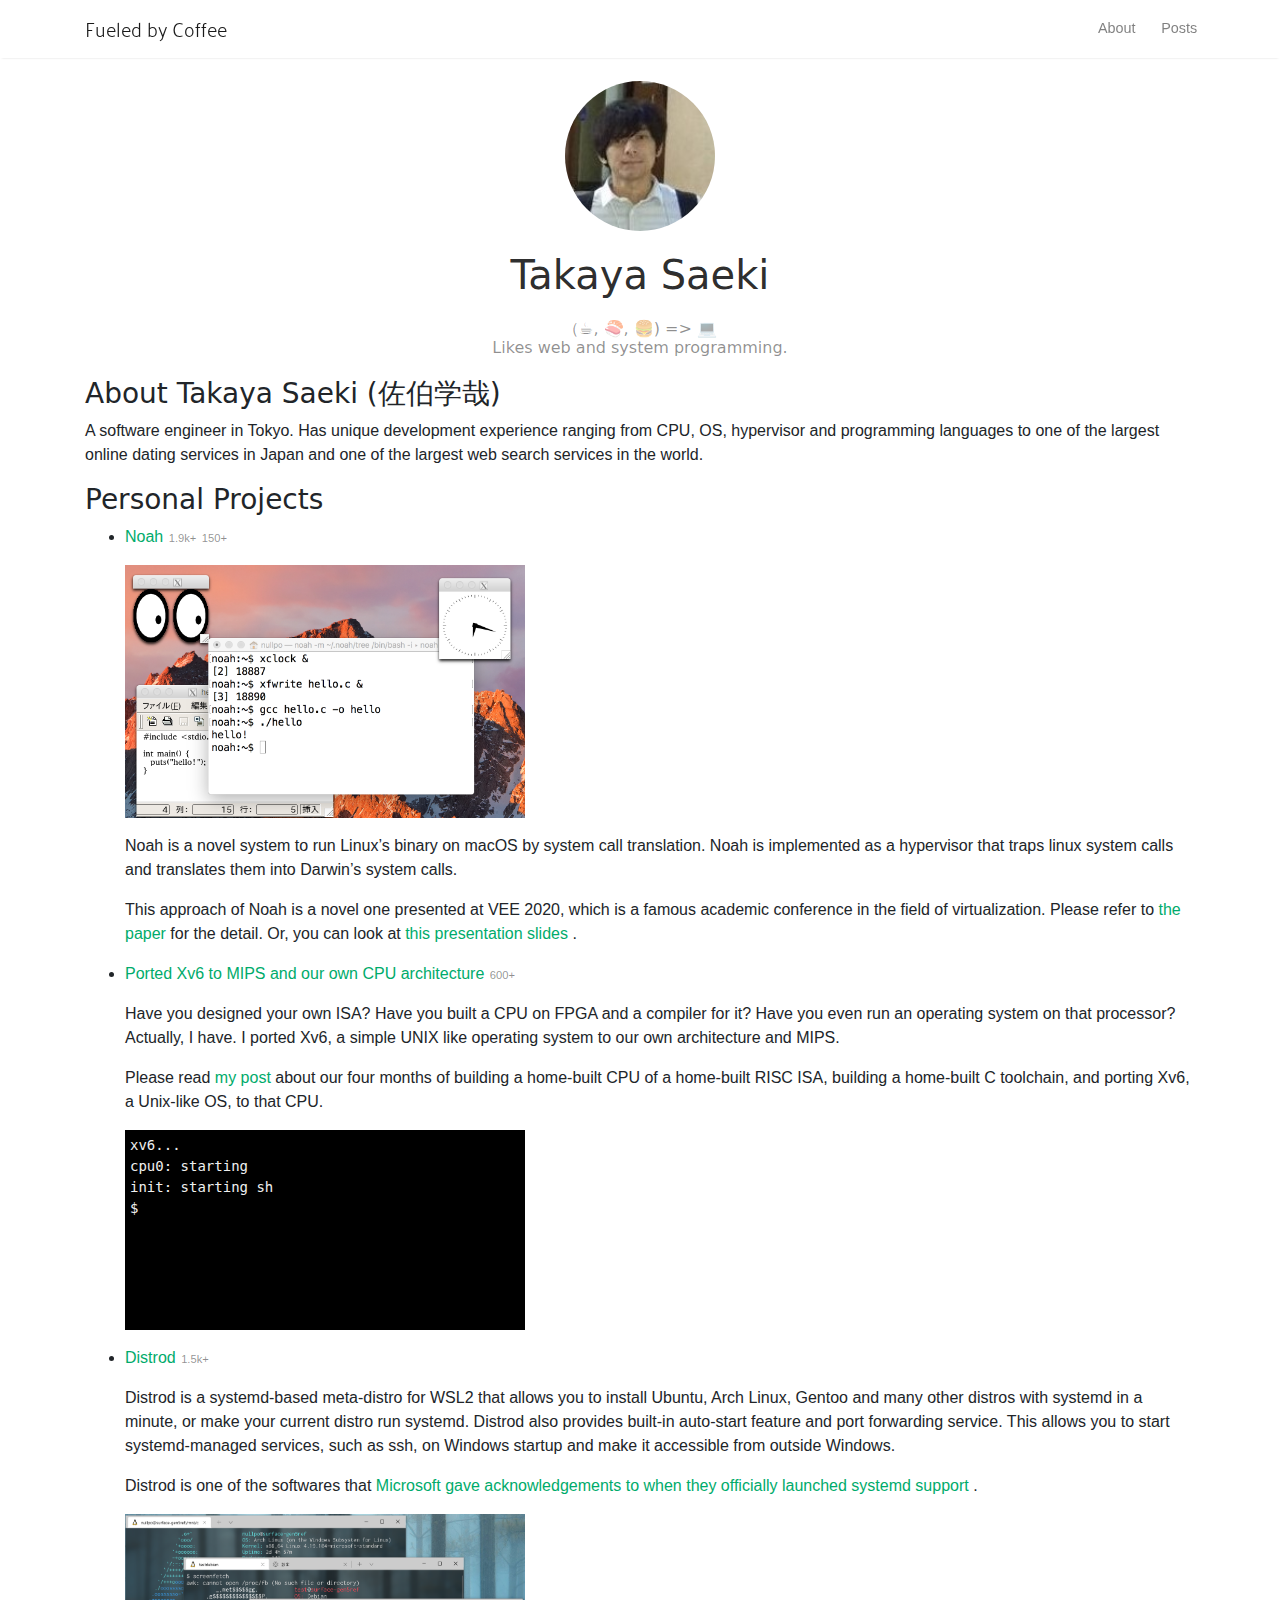
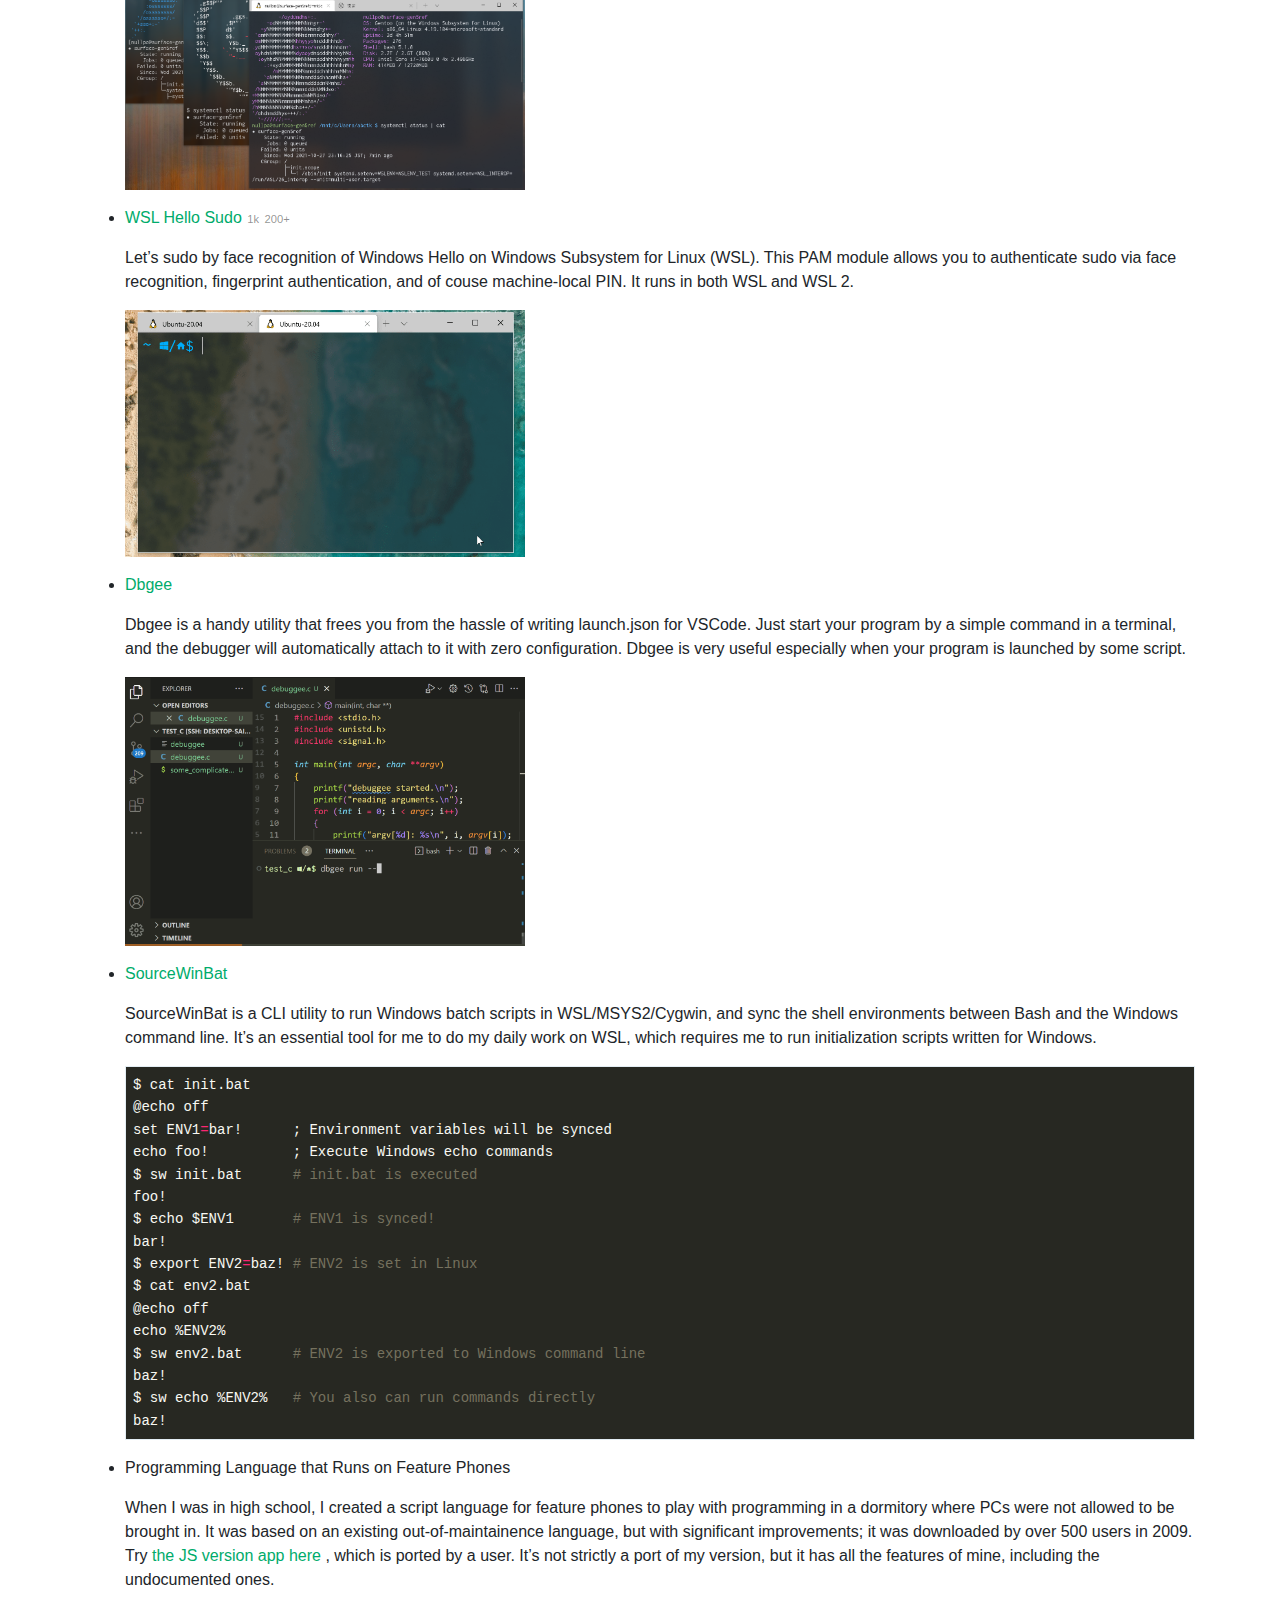
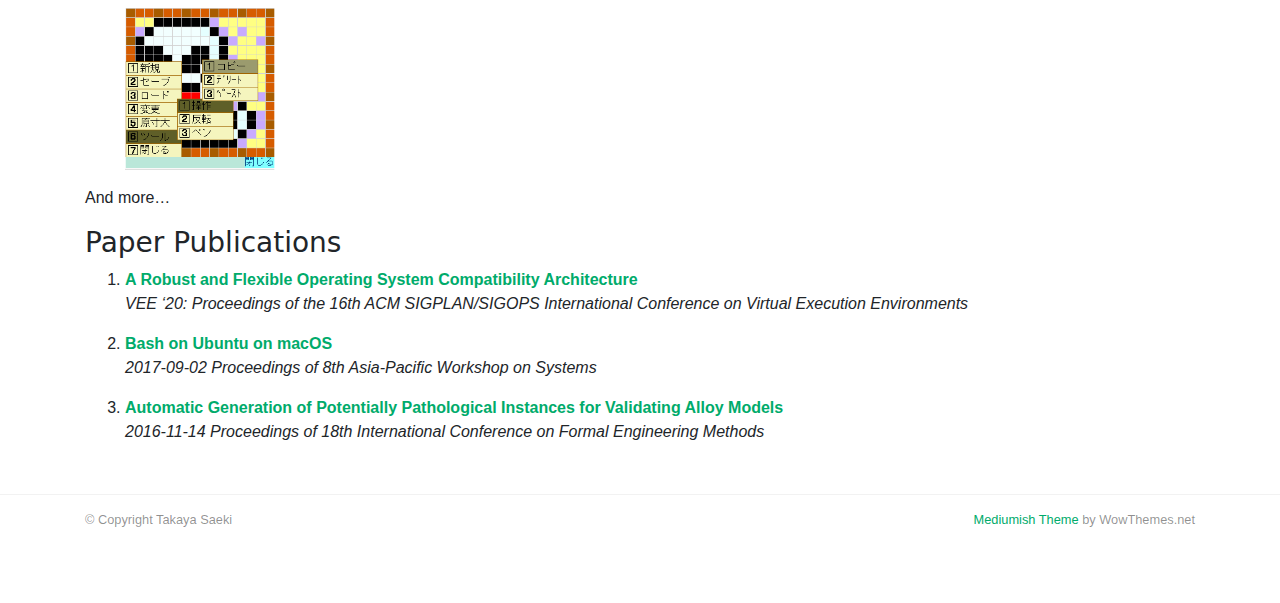
<file: index.html>
<!DOCTYPE html>
<html lang="en-us"><head>
	<meta charset="utf-8">
	<meta name="viewport" content="width=device-width, initial-scale=1, shrink-to-fit=no">
	<meta name="generator" content="Hugo 0.105.0">
	
	<title>Takaya Saeki (佐伯 学哉) | Fueled by Coffee</title>
	
	

	<meta name="twitter:card" content="summary"/>
<meta name="twitter:title" content="Takaya Saeki (佐伯 学哉)"/>
<meta name="twitter:description" content=""/>

	<meta property="og:title" content="Takaya Saeki (佐伯 学哉)" />
<meta property="og:description" content="" />
<meta property="og:type" content="website" />
<meta property="og:url" content="https://fuel.edby.coffee/" />



	<link href="https://stackpath.bootstrapcdn.com/bootstrap/4.3.1/css/bootstrap.min.css" rel="stylesheet" integrity="sha384-ggOyR0iXCbMQv3Xipma34MD+dH/1fQ784/j6cY/iJTQUOhcWr7x9JvoRxT2MZw1T" crossorigin="anonymous">
	<link rel="stylesheet" href="https://use.fontawesome.com/releases/v5.0.13/css/all.css" integrity="sha384-DNOHZ68U8hZfKXOrtjWvjxusGo9WQnrNx2sqG0tfsghAvtVlRW3tvkXWZh58N9jp"
	 crossorigin="anonymous">
        <link href="https://fonts.googleapis.com/css2?family=Palanquin:wght@300;400&display=swap" rel="stylesheet">
	<link href="/css/medium.css" rel="stylesheet">
	<link href="/css/additional.css" rel="stylesheet">

	
	

        
        <script>(function(w,d,s,l,i){w[l]=w[l]||[];w[l].push({'gtm.start':
            new Date().getTime(),event:'gtm.js'});var f=d.getElementsByTagName(s)[0],j=d.createElement(s),dl=l!='dataLayer'?'&l='+l:'';j.async=true;j.src='https://www.googletagmanager.com/gtm.js?id='+i+dl;f.parentNode.insertBefore(j,f);
        })(window,document,'script','dataLayer','GTM-TTGLC2Q');</script>
        
</head>
<body>
        
        <noscript><iframe src="https://www.googletagmanager.com/ns.html?id=GTM-TTGLC2Q"
                          height="0" width="0" style="display:none;visibility:hidden"></iframe></noscript>
        
<nav class="navbar navbar-expand-lg navbar-light bg-white fixed-top mediumnavigation nav-down">
    <div class="container pr-0">
        
        <a class="navbar-brand" href="https://fuel.edby.coffee/">

            
            <span style="font-family:'Palanquin', sans-serif;font-weight: 300;">Fueled by Coffee</span>
            
        </a>
        

        <button class="navbar-toggler" type="button" data-toggle="collapse" data-target="#navbarMediumish" aria-controls="navbarSupportedContent"
            aria-expanded="false" aria-label="Toggle navigation">
            <span class="navbar-toggler-icon"></span>
        </button>

        
        <div class="collapse navbar-collapse" id="navbarMediumish">
            
            <ul class="navbar-nav ml-auto">
                 
                <li class="nav-item ">
                    <a class="nav-link" href="/">About</a>
                </li>
                 
                <li class="nav-item ">
                    <a class="nav-link" href="/posts">Posts</a>
                </li>
                
            </ul>
        </div>
        
    </div>
</nav>


        <div class="site-content">   
            <div class="container">
    <div class="main-content">
        <header class="text-center">
            
                <img src="/images/me.jpg" class="rounded-circle text-center index-image">
            
            <h1 class="index-title">Takaya Saeki</h1>
        </header>

        <section class="text-center">
            
            
            <h6 class="index-text">（☕, 🍣, 🍔) =&gt; 💻<br>
Likes web and system programming.</h6>
            
        </section><section class="text-center">
    
    <a href="https://github.com/nullpo-head"><i class="fab fa-github social-icon" aria-hidden="true"></i></a>
    
    
    <a href="https://linkedin.com/in/takaya-saeki"><i class="fab fa-linkedin social-icon" aria-hidden="true"></i></a>
    
    
    
    
    <a href="https://twitter.com/nullpo_head_en"><i class="fab fa-twitter social-icon" aria-hidden="true"></i></a>
    
    
</section>
<section>
            <h3 id="about-takaya-saeki-佐伯学哉">About Takaya Saeki (佐伯学哉)</h3>
<p>A software engineer in Tokyo. Has unique development experience ranging from CPU, OS, hypervisor and programming languages
to one of the largest online dating services in Japan and one of the largest web search services in the world.</p>
<h3 id="personal-projects">Personal Projects</h3>
<ul>
<li>
<p><a href="https://github.com/linux-noah/noah" target="_blank">Noah <i class="fab fa-github social-icon" aria-hidden="true" style="font-size: 1em;"></i><span style="font-size: 0.7em; color: rgba(0, 0, 0, 0.44); margin-left: 1px;">1.9k&#43;</span>
</a>

<a href="https://news.ycombinator.com/item?id=18765184" target="_blank"><i class="fab fa-hacker-news-square social-icon" aria-hidden="true" style="font-size: 1em; color: #ff924a;"></i><span style="font-size: 0.7em; color: rgba(0, 0, 0, 0.44); margin-left: 1px;">150&#43;</span>
</a>

</p>
<p><a href="https://github.com/linux-noah/noah" target="_blank"><figure><img src="/images/noah-screenshot.png" width="400"/>
</figure>
</a>


Noah is a novel system to run Linux&rsquo;s binary on macOS by system call translation.
Noah is implemented as a hypervisor that traps linux system calls and translates them into Darwin&rsquo;s system calls.</p>
<p>This approach of Noah is a novel one presented at VEE 2020, which is a famous academic conference in the field of virtualization.
Please refer to <a href="https://dl.acm.org/doi/pdf/10.1145/3381052.3381327" target="_blank">the paper</a>

 for the detail.
Or, you can look at <a href="https://www.slideshare.net/TakayaSaeki/noah-robust-and-flexible-operating-system-compatibility-architecture-container-runtime-meetup-2" target="_blank">this presentation slides</a>

.</p>
</li>
<li>
<p><a href="/posts/how-we-ported-xv6-os-to-a-home-built-cpu-with-a-home-built-c-compiler/">Ported Xv6 to MIPS and our own CPU architecture</a>

<a href="https://news.ycombinator.com/item?id=24680109" target="_blank"><i class="fab fa-hacker-news-square social-icon" aria-hidden="true" style="font-size: 1em; color: #ff924a;"></i><span style="font-size: 0.7em; color: rgba(0, 0, 0, 0.44); margin-left: 1px;">600&#43;</span>
</a>

</p>
<p>Have you designed your own ISA? Have you built a CPU on FPGA and a compiler for it?
Have you even run an operating system on that processor?
Actually, I have.
I ported Xv6, a simple UNIX like operating system to our own architecture and MIPS.</p>
<p>Please read <a href="/posts/how-we-ported-xv6-os-to-a-home-built-cpu-with-a-home-built-c-compiler/">my post</a>

 about our four months of building a home-built CPU of a home-built RISC ISA,
building a home-built C toolchain, and porting Xv6, a Unix-like OS, to that CPU.</p>
  <style>
  div.terminal {
    border: #000000 solid 5px;
    font-family: "DejaVu Sans Mono", "Liberation Mono", monospace;
    font-size: 14px;
    color: #f0f0f0;
    background: #000000;
    display: block;
    width: 400px;
    max-width: 100%;
    height: 200px;
    margin-bottom: 16px;
  }
  </style>
  <a href="https://nullpo-head.github.io/emcc-gaia-simu/xv6.html">
  <div class="terminal" tabindex="0" style="outline: none; background-color: rgb(0, 0, 0); color: rgb(240, 240, 240);">
  <div>xv6...</div>
  <div>cpu0:&nbsp;starting</div>
  <div>init:&nbsp;starting&nbsp;sh</div>
  <div>$</div>
  <div>&nbsp;</div>
  <div>&nbsp;</div>
  <div>&nbsp;</div>
  <div>&nbsp;</div>
  </div>
  </a>
</li>
<li>
<p><a href="https://github.com/nullpo-head/WSL-Hello-sudo" target="_blank">Distrod <i class="fab fa-github social-icon" aria-hidden="true" style="font-size: 1em;"></i><span style="font-size: 0.7em; color: rgba(0, 0, 0, 0.44); margin-left: 1px;">1.5k&#43;</span>
</a>

</p>
<p>Distrod is a systemd-based meta-distro for WSL2 that allows you to install Ubuntu,
Arch Linux, Gentoo and many other distros with systemd in a minute,
or make your current distro run systemd.
Distrod also provides built-in auto-start feature and port forwarding service.
This allows you to start systemd-managed services, such as ssh,
on Windows startup and make it accessible from outside Windows.</p>
<p>Distrod is one of the softwares that <a href="https://devblogs.microsoft.com/commandline/systemd-support-is-now-available-in-wsl/#:~:text=null_po_head_en%E2%80%98s-,Distrod!,-The%20community%20passion" target="_blank">Microsoft gave acknowledgements to
when they officially launched systemd support</a>

.</p>
<p><a href="https://github.com/nullpo-head/wsl-distrod" target="_blank"><figure><img src="/images/distrod_shot1.png" width="400"/>
</figure>
</a>

</p>
</li>
<li>
<p><a href="https://github.com/nullpo-head/WSL-Hello-sudo" target="_blank">WSL Hello Sudo <i class="fab fa-github social-icon" aria-hidden="true" style="font-size: 1em;"></i><span style="font-size: 0.7em; color: rgba(0, 0, 0, 0.44); margin-left: 1px;">1k</span>
</a>

<a href="https://news.ycombinator.com/item?id=26310461" target="_blank"><i class="fab fa-hacker-news-square social-icon" aria-hidden="true" style="font-size: 1em; color: #ff924a;"></i><span style="font-size: 0.7em; color: rgba(0, 0, 0, 0.44); margin-left: 1px;">200&#43;</span>
</a>

</p>
<p>Let&rsquo;s sudo by face recognition of Windows Hello on Windows Subsystem for Linux (WSL).
This PAM module allows you to authenticate sudo via face recognition,
fingerprint authentication, and of couse machine-local PIN.
It runs in both WSL and WSL 2.</p>
<p><a href="https://github.com/nullpo-head/WSL-Hello-sudo" target="_blank"><figure><img src="/images/wslhello-demo.gif" width="400"/>
</figure>
</a>

</p>
</li>
<li>
<p><a href="https://github.com/nullpo-head/dbgee" target="_blank">Dbgee <i class="fab fa-github social-icon" aria-hidden="true" style="font-size: 1em;"></i>
</a>

</p>
<p>Dbgee is a handy utility that frees you from the hassle of writing launch.json for VSCode.
Just start your program by a simple command in a terminal,
and the debugger will automatically attach to it with zero configuration.
Dbgee is very useful especially when your program is launched by some script.</p>
<p><a href="https://github.com/nullpo-head/dbgee" target="_blank"><figure><img src="/images/dbgee.gif" width="400"/>
</figure>
</a>

</p>
</li>
<li>
<p><a href="https://github.com/nullpo-head/source-win-bat" target="_blank">SourceWinBat <i class="fab fa-github social-icon" aria-hidden="true" style="font-size: 1em;"></i>
</a>

</p>
<p>SourceWinBat is a CLI utility to run Windows batch scripts in WSL/MSYS2/Cygwin,
and sync the shell environments between Bash and the Windows command line.
It&rsquo;s an essential tool for me to do my daily work on WSL,
which requires me to run initialization scripts written for Windows.</p>
<div class="highlight"><pre tabindex="0" style="color:#f8f8f2;background-color:#272822;-moz-tab-size:4;-o-tab-size:4;tab-size:4;"><code class="language-bash" data-lang="bash"><span style="display:flex;"><span>$ cat init.bat
</span></span><span style="display:flex;"><span>@echo off
</span></span><span style="display:flex;"><span>set ENV1<span style="color:#f92672">=</span>bar!      ; Environment variables will be synced
</span></span><span style="display:flex;"><span>echo foo!          ; Execute Windows echo commands
</span></span><span style="display:flex;"><span>$ sw init.bat      <span style="color:#75715e"># init.bat is executed</span>
</span></span><span style="display:flex;"><span>foo!
</span></span><span style="display:flex;"><span>$ echo $ENV1       <span style="color:#75715e"># ENV1 is synced!</span>
</span></span><span style="display:flex;"><span>bar!
</span></span><span style="display:flex;"><span>$ export ENV2<span style="color:#f92672">=</span>baz! <span style="color:#75715e"># ENV2 is set in Linux</span>
</span></span><span style="display:flex;"><span>$ cat env2.bat
</span></span><span style="display:flex;"><span>@echo off
</span></span><span style="display:flex;"><span>echo %ENV2%
</span></span><span style="display:flex;"><span>$ sw env2.bat      <span style="color:#75715e"># ENV2 is exported to Windows command line</span>
</span></span><span style="display:flex;"><span>baz!
</span></span><span style="display:flex;"><span>$ sw echo %ENV2%   <span style="color:#75715e"># You also can run commands directly</span>
</span></span><span style="display:flex;"><span>baz!
</span></span></code></pre></div></li>
<li>
<p>Programming Language that Runs on Feature Phones</p>
<p>When I was in high school,
I created a script language for feature phones to play with programming in a dormitory where PCs were not allowed to be brought in.
It was based on an existing out-of-maintainence language, but with significant improvements;
it was downloaded by over 500 users in 2009.
Try <a href="https://hamayapp.appspot.com/static/sp_interpreter.html" target="_blank">the JS version app here</a>

, which is ported by a user.
It&rsquo;s not strictly a port of my version, but it has all the features of mine, including the undocumented ones.</p>
<p><a href="http://www.wikihouse.com/spalm/index.php?more%CD%D1%A5%DA%A5%A4%A5%F3%A5%C8%A5%BD%A1%BC%A5%B9" target="_blank"><figure><img src="/images/paint.png" width="150"/>
</figure>
</a>

</p>
</li>
</ul>
<p>And more&hellip;</p>
<h3 id="paper-publications">Paper Publications</h3>
<ol>
<li>
<p><a href="https://dl.acm.org/doi/abs/10.1145/3381052.3381327" target="_blank"><strong>A Robust and Flexible Operating System Compatibility Architecture</strong></a>

<br>
<em>VEE &lsquo;20: Proceedings of the 16th ACM SIGPLAN/SIGOPS International Conference on Virtual Execution Environments</em></p>
</li>
<li>
<p><a href="https://dl.acm.org/citation.cfm?id=3124680&amp;picked=prox&amp;CFID=832763191&amp;CFTOKEN=66866700" target="_blank"><strong>Bash on Ubuntu on macOS</strong></a>

<br>
<em>2017-09-02 Proceedings of 8th Asia-Pacific Workshop on Systems</em></p>
</li>
<li>
<p><a href="https://link.springer.com/chapter/10.1007/978-3-319-47846-3_4" target="_blank"><strong>Automatic Generation of Potentially Pathological Instances for Validating Alloy Models</strong></a>

<br>
<em>2016-11-14 Proceedings of 18th International Conference on Formal Engineering Methods</em></p>
</li>
</ol>

        </section>
    </div>
    
    	
    

            </div>
<footer class="footer">
    <div class="container">
        <div class="row">
            <div class="col-md-6 col-sm-6 text-center text-lg-left">
                &copy; Copyright Takaya Saeki
            </div>
            <div class="col-md-6 col-sm-6 text-center text-lg-right">    
                <a target="_blank" rel="noopener" href="https://www.wowthemes.net">Mediumish Theme</a> by WowThemes.net
            </div>
        </div>
    </div>
</footer>


        </div>


<script src="https://code.jquery.com/jquery-3.4.1.min.js"></script>
    
<script src="https://cdnjs.cloudflare.com/ajax/libs/popper.js/1.14.6/umd/popper.min.js" integrity="sha384-wHAiFfRlMFy6i5SRaxvfOCifBUQy1xHdJ/yoi7FRNXMRBu5WHdZYu1hA6ZOblgut" crossorigin="anonymous"></script>

<script src="https://stackpath.bootstrapcdn.com/bootstrap/4.3.1/js/bootstrap.min.js" integrity="sha384-JjSmVgyd0p3pXB1rRibZUAYoIIy6OrQ6VrjIEaFf/nJGzIxFDsf4x0xIM+B07jRM" crossorigin="anonymous"></script>

<script src="/js/mediumish.js"></script>

<script type="application/javascript">
var doNotTrack = false;
if (!doNotTrack) {
	(function(i,s,o,g,r,a,m){i['GoogleAnalyticsObject']=r;i[r]=i[r]||function(){
	(i[r].q=i[r].q||[]).push(arguments)},i[r].l=1*new Date();a=s.createElement(o),
	m=s.getElementsByTagName(o)[0];a.async=1;a.src=g;m.parentNode.insertBefore(a,m)
	})(window,document,'script','https://www.google-analytics.com/analytics.js','ga');
	ga('create', 'UA-46121337-3', 'auto');
	
	ga('send', 'pageview');
}
</script>
    </body>
</html>
</file>
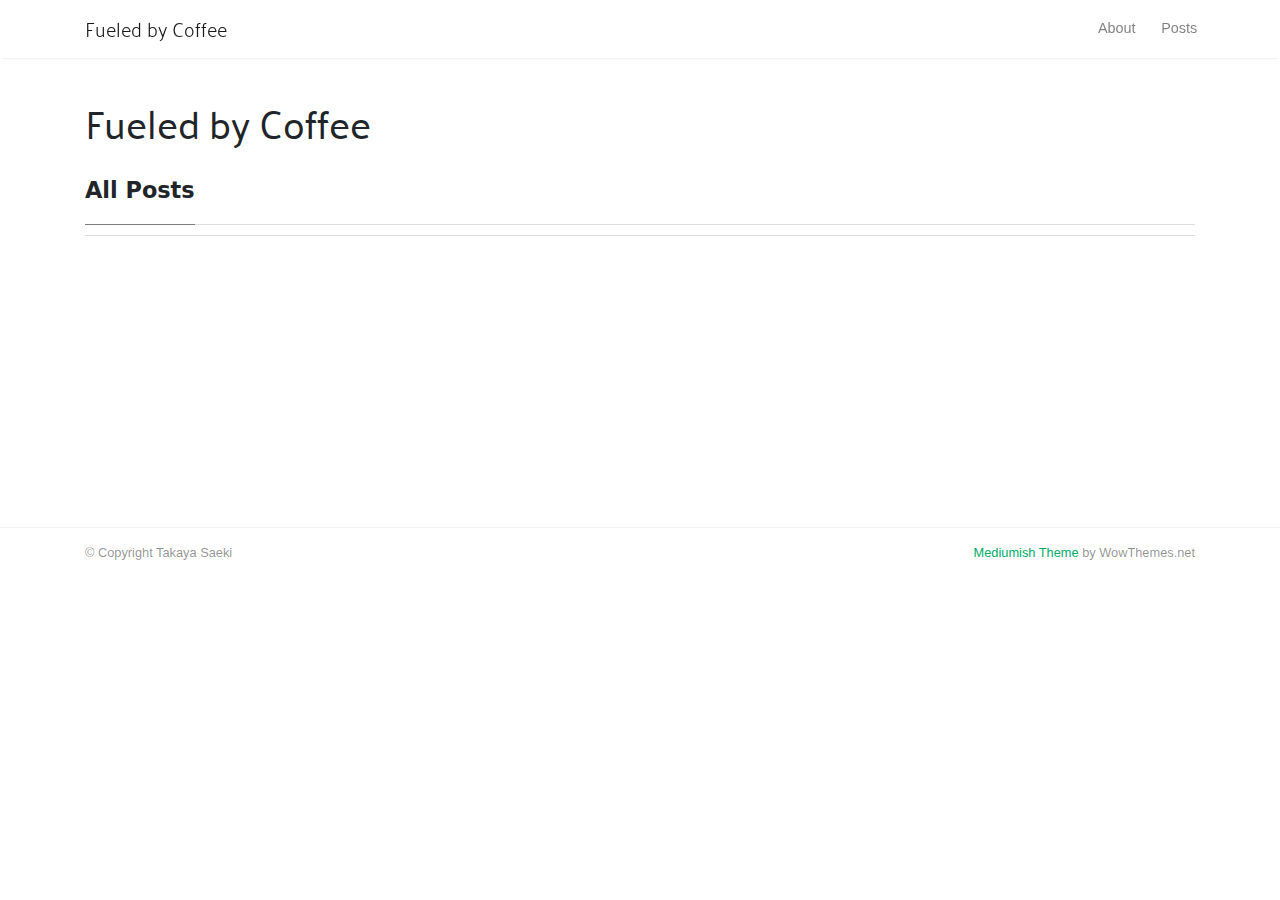
<file: categories/index.html>
<!DOCTYPE html>
<html lang="en-us"><head>
	<meta charset="utf-8">
	<meta name="viewport" content="width=device-width, initial-scale=1, shrink-to-fit=no">
	<meta name="generator" content="Hugo 0.105.0">
	
	<title>Categories | Fueled by Coffee</title>
	
	

	<meta name="twitter:card" content="summary"/>
<meta name="twitter:title" content="Categories"/>
<meta name="twitter:description" content=""/>

	<meta property="og:title" content="Categories" />
<meta property="og:description" content="" />
<meta property="og:type" content="website" />
<meta property="og:url" content="https://fuel.edby.coffee/categories/" />



	<link href="https://stackpath.bootstrapcdn.com/bootstrap/4.3.1/css/bootstrap.min.css" rel="stylesheet" integrity="sha384-ggOyR0iXCbMQv3Xipma34MD+dH/1fQ784/j6cY/iJTQUOhcWr7x9JvoRxT2MZw1T" crossorigin="anonymous">
	<link rel="stylesheet" href="https://use.fontawesome.com/releases/v5.0.13/css/all.css" integrity="sha384-DNOHZ68U8hZfKXOrtjWvjxusGo9WQnrNx2sqG0tfsghAvtVlRW3tvkXWZh58N9jp"
	 crossorigin="anonymous">
        <link href="https://fonts.googleapis.com/css2?family=Palanquin:wght@300;400&display=swap" rel="stylesheet">
	<link href="/css/medium.css" rel="stylesheet">
	<link href="/css/additional.css" rel="stylesheet">

	
	

        
        <script>(function(w,d,s,l,i){w[l]=w[l]||[];w[l].push({'gtm.start':
            new Date().getTime(),event:'gtm.js'});var f=d.getElementsByTagName(s)[0],j=d.createElement(s),dl=l!='dataLayer'?'&l='+l:'';j.async=true;j.src='https://www.googletagmanager.com/gtm.js?id='+i+dl;f.parentNode.insertBefore(j,f);
        })(window,document,'script','dataLayer','GTM-TTGLC2Q');</script>
        
</head>
<body>
        
        <noscript><iframe src="https://www.googletagmanager.com/ns.html?id=GTM-TTGLC2Q"
                          height="0" width="0" style="display:none;visibility:hidden"></iframe></noscript>
        
<nav class="navbar navbar-expand-lg navbar-light bg-white fixed-top mediumnavigation nav-down">
    <div class="container pr-0">
        
        <a class="navbar-brand" href="https://fuel.edby.coffee/">

            
            <span style="font-family:'Palanquin', sans-serif;font-weight: 300;">Fueled by Coffee</span>
            
        </a>
        

        <button class="navbar-toggler" type="button" data-toggle="collapse" data-target="#navbarMediumish" aria-controls="navbarSupportedContent"
            aria-expanded="false" aria-label="Toggle navigation">
            <span class="navbar-toggler-icon"></span>
        </button>

        
        <div class="collapse navbar-collapse" id="navbarMediumish">
            
            <ul class="navbar-nav ml-auto">
                 
                <li class="nav-item ">
                    <a class="nav-link" href="/">About</a>
                </li>
                 
                <li class="nav-item ">
                    <a class="nav-link" href="/posts">Posts</a>
                </li>
                
            </ul>
        </div>
        
    </div>
</nav>


        <div class="site-content">   
            <div class="container">
<div class="mainheading">
    <h1 class="sitetitle">Fueled by Coffee</h1>
    <p class="lead">
         
    </p>
</div><div class="main-content">
        
        <section class="recent-posts">            
            <div class="section-title">                
                <h2><span>All Posts</span></h2>                
            </div>            
            <div class="row listrecent">
                
                
            </div>
        </section>
<div class="bottompagination">
  <div class="pointerup"><i class="fa fa-caret-up"></i></div>
  <span class="navigation" role="navigation">
    
  </span>
</div></div>


            </div>
<footer class="footer">
    <div class="container">
        <div class="row">
            <div class="col-md-6 col-sm-6 text-center text-lg-left">
                &copy; Copyright Takaya Saeki
            </div>
            <div class="col-md-6 col-sm-6 text-center text-lg-right">    
                <a target="_blank" rel="noopener" href="https://www.wowthemes.net">Mediumish Theme</a> by WowThemes.net
            </div>
        </div>
    </div>
</footer>


        </div>


<script src="https://code.jquery.com/jquery-3.4.1.min.js"></script>
    
<script src="https://cdnjs.cloudflare.com/ajax/libs/popper.js/1.14.6/umd/popper.min.js" integrity="sha384-wHAiFfRlMFy6i5SRaxvfOCifBUQy1xHdJ/yoi7FRNXMRBu5WHdZYu1hA6ZOblgut" crossorigin="anonymous"></script>

<script src="https://stackpath.bootstrapcdn.com/bootstrap/4.3.1/js/bootstrap.min.js" integrity="sha384-JjSmVgyd0p3pXB1rRibZUAYoIIy6OrQ6VrjIEaFf/nJGzIxFDsf4x0xIM+B07jRM" crossorigin="anonymous"></script>

<script src="/js/mediumish.js"></script>

<script type="application/javascript">
var doNotTrack = false;
if (!doNotTrack) {
	(function(i,s,o,g,r,a,m){i['GoogleAnalyticsObject']=r;i[r]=i[r]||function(){
	(i[r].q=i[r].q||[]).push(arguments)},i[r].l=1*new Date();a=s.createElement(o),
	m=s.getElementsByTagName(o)[0];a.async=1;a.src=g;m.parentNode.insertBefore(a,m)
	})(window,document,'script','https://www.google-analytics.com/analytics.js','ga');
	ga('create', 'UA-46121337-3', 'auto');
	
	ga('send', 'pageview');
}
</script>
    </body>
</html>
</file>
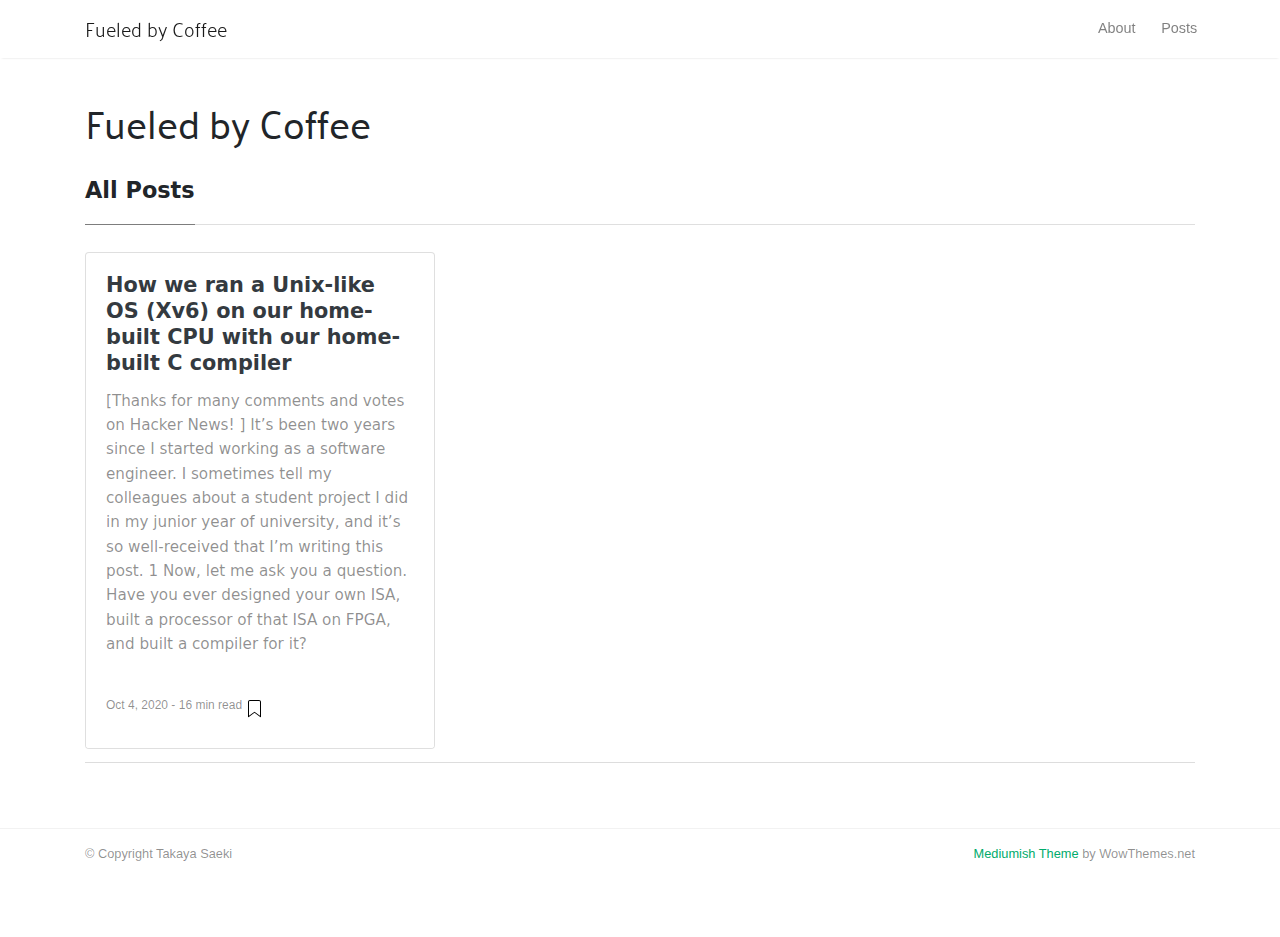
<file: posts/index.html>
<!DOCTYPE html>
<html lang="en-us"><head>
	<meta charset="utf-8">
	<meta name="viewport" content="width=device-width, initial-scale=1, shrink-to-fit=no">
	<meta name="generator" content="Hugo 0.105.0">
	
	<title>Posts | Fueled by Coffee</title>
	
	

	<meta name="twitter:card" content="summary"/>
<meta name="twitter:title" content="Posts"/>
<meta name="twitter:description" content=""/>

	<meta property="og:title" content="Posts" />
<meta property="og:description" content="" />
<meta property="og:type" content="website" />
<meta property="og:url" content="https://fuel.edby.coffee/posts/" />



	<link href="https://stackpath.bootstrapcdn.com/bootstrap/4.3.1/css/bootstrap.min.css" rel="stylesheet" integrity="sha384-ggOyR0iXCbMQv3Xipma34MD+dH/1fQ784/j6cY/iJTQUOhcWr7x9JvoRxT2MZw1T" crossorigin="anonymous">
	<link rel="stylesheet" href="https://use.fontawesome.com/releases/v5.0.13/css/all.css" integrity="sha384-DNOHZ68U8hZfKXOrtjWvjxusGo9WQnrNx2sqG0tfsghAvtVlRW3tvkXWZh58N9jp"
	 crossorigin="anonymous">
        <link href="https://fonts.googleapis.com/css2?family=Palanquin:wght@300;400&display=swap" rel="stylesheet">
	<link href="/css/medium.css" rel="stylesheet">
	<link href="/css/additional.css" rel="stylesheet">

	
	

        
        <script>(function(w,d,s,l,i){w[l]=w[l]||[];w[l].push({'gtm.start':
            new Date().getTime(),event:'gtm.js'});var f=d.getElementsByTagName(s)[0],j=d.createElement(s),dl=l!='dataLayer'?'&l='+l:'';j.async=true;j.src='https://www.googletagmanager.com/gtm.js?id='+i+dl;f.parentNode.insertBefore(j,f);
        })(window,document,'script','dataLayer','GTM-TTGLC2Q');</script>
        
</head>
<body>
        
        <noscript><iframe src="https://www.googletagmanager.com/ns.html?id=GTM-TTGLC2Q"
                          height="0" width="0" style="display:none;visibility:hidden"></iframe></noscript>
        
<nav class="navbar navbar-expand-lg navbar-light bg-white fixed-top mediumnavigation nav-down">
    <div class="container pr-0">
        
        <a class="navbar-brand" href="https://fuel.edby.coffee/">

            
            <span style="font-family:'Palanquin', sans-serif;font-weight: 300;">Fueled by Coffee</span>
            
        </a>
        

        <button class="navbar-toggler" type="button" data-toggle="collapse" data-target="#navbarMediumish" aria-controls="navbarSupportedContent"
            aria-expanded="false" aria-label="Toggle navigation">
            <span class="navbar-toggler-icon"></span>
        </button>

        
        <div class="collapse navbar-collapse" id="navbarMediumish">
            
            <ul class="navbar-nav ml-auto">
                 
                <li class="nav-item ">
                    <a class="nav-link" href="/">About</a>
                </li>
                 
                <li class="nav-item ">
                    <a class="nav-link" href="/posts">Posts</a>
                </li>
                
            </ul>
        </div>
        
    </div>
</nav>


        <div class="site-content">   
            <div class="container">
<div class="mainheading">
    <h1 class="sitetitle">Fueled by Coffee</h1>
    <p class="lead">
         
    </p>
</div><div class="main-content">
        
        <section class="recent-posts">            
            <div class="section-title">                
                <h2><span>All Posts</span></h2>                
            </div>            
            <div class="row listrecent">
                
                
<div class="col-lg-4 col-md-6 mb-30px card-group">
    <div class="card h-100">
        <div class="maxthumb">
            <a href="https://fuel.edby.coffee/posts/how-we-ported-xv6-os-to-a-home-built-cpu-with-a-home-built-c-compiler/">
                
                                
            </a>
        </div>
        <div class="card-body">
            <h2 class="card-title"><a class="text-dark" href="https://fuel.edby.coffee/posts/how-we-ported-xv6-os-to-a-home-built-cpu-with-a-home-built-c-compiler/">How we ran a Unix-like OS (Xv6) on our home-built CPU with our home-built C compiler</a></h2>
            <h4 class="card-text">[Thanks for many comments and votes on Hacker News! ]
It&rsquo;s been two years since I started working as a software engineer. I sometimes tell my colleagues about a student project I did in my junior year of university, and it&rsquo;s so well-received that I&rsquo;m writing this post. 1
Now, let me ask you a question. Have you ever designed your own ISA, built a processor of that ISA on FPGA, and built a compiler for it?</h4>            
        </div>
        <div class="card-footer bg-white">
            <div class="wrapfooter">
                
                
                
                <span class="post-date">Oct 4, 2020 - 16 min read </span>
                </span>
                <span class="post-read-more"><a href="https://fuel.edby.coffee/posts/how-we-ported-xv6-os-to-a-home-built-cpu-with-a-home-built-c-compiler/" title="Read Story"><svg class="svgIcon-use" width="25" height="25" viewbox="0 0 25 25"><path d="M19 6c0-1.1-.9-2-2-2H8c-1.1 0-2 .9-2 2v14.66h.012c.01.103.045.204.12.285a.5.5 0 0 0 .706.03L12.5 16.85l5.662 4.126a.508.508 0 0 0 .708-.03.5.5 0 0 0 .118-.285H19V6zm-6.838 9.97L7 19.636V6c0-.55.45-1 1-1h9c.55 0 1 .45 1 1v13.637l-5.162-3.668a.49.49 0 0 0-.676 0z" fill-rule="evenodd"></path></svg></a></span>
                <div class="clearfix"></div>
            </div>
        </div>
    </div>
</div>


            </div>
        </section>
<div class="bottompagination">
  <div class="pointerup"><i class="fa fa-caret-up"></i></div>
  <span class="navigation" role="navigation">
    
  </span>
</div></div>


            </div>
<footer class="footer">
    <div class="container">
        <div class="row">
            <div class="col-md-6 col-sm-6 text-center text-lg-left">
                &copy; Copyright Takaya Saeki
            </div>
            <div class="col-md-6 col-sm-6 text-center text-lg-right">    
                <a target="_blank" rel="noopener" href="https://www.wowthemes.net">Mediumish Theme</a> by WowThemes.net
            </div>
        </div>
    </div>
</footer>


        </div>


<script src="https://code.jquery.com/jquery-3.4.1.min.js"></script>
    
<script src="https://cdnjs.cloudflare.com/ajax/libs/popper.js/1.14.6/umd/popper.min.js" integrity="sha384-wHAiFfRlMFy6i5SRaxvfOCifBUQy1xHdJ/yoi7FRNXMRBu5WHdZYu1hA6ZOblgut" crossorigin="anonymous"></script>

<script src="https://stackpath.bootstrapcdn.com/bootstrap/4.3.1/js/bootstrap.min.js" integrity="sha384-JjSmVgyd0p3pXB1rRibZUAYoIIy6OrQ6VrjIEaFf/nJGzIxFDsf4x0xIM+B07jRM" crossorigin="anonymous"></script>

<script src="/js/mediumish.js"></script>

<script type="application/javascript">
var doNotTrack = false;
if (!doNotTrack) {
	(function(i,s,o,g,r,a,m){i['GoogleAnalyticsObject']=r;i[r]=i[r]||function(){
	(i[r].q=i[r].q||[]).push(arguments)},i[r].l=1*new Date();a=s.createElement(o),
	m=s.getElementsByTagName(o)[0];a.async=1;a.src=g;m.parentNode.insertBefore(a,m)
	})(window,document,'script','https://www.google-analytics.com/analytics.js','ga');
	ga('create', 'UA-46121337-3', 'auto');
	
	ga('send', 'pageview');
}
</script>
    </body>
</html>
</file>
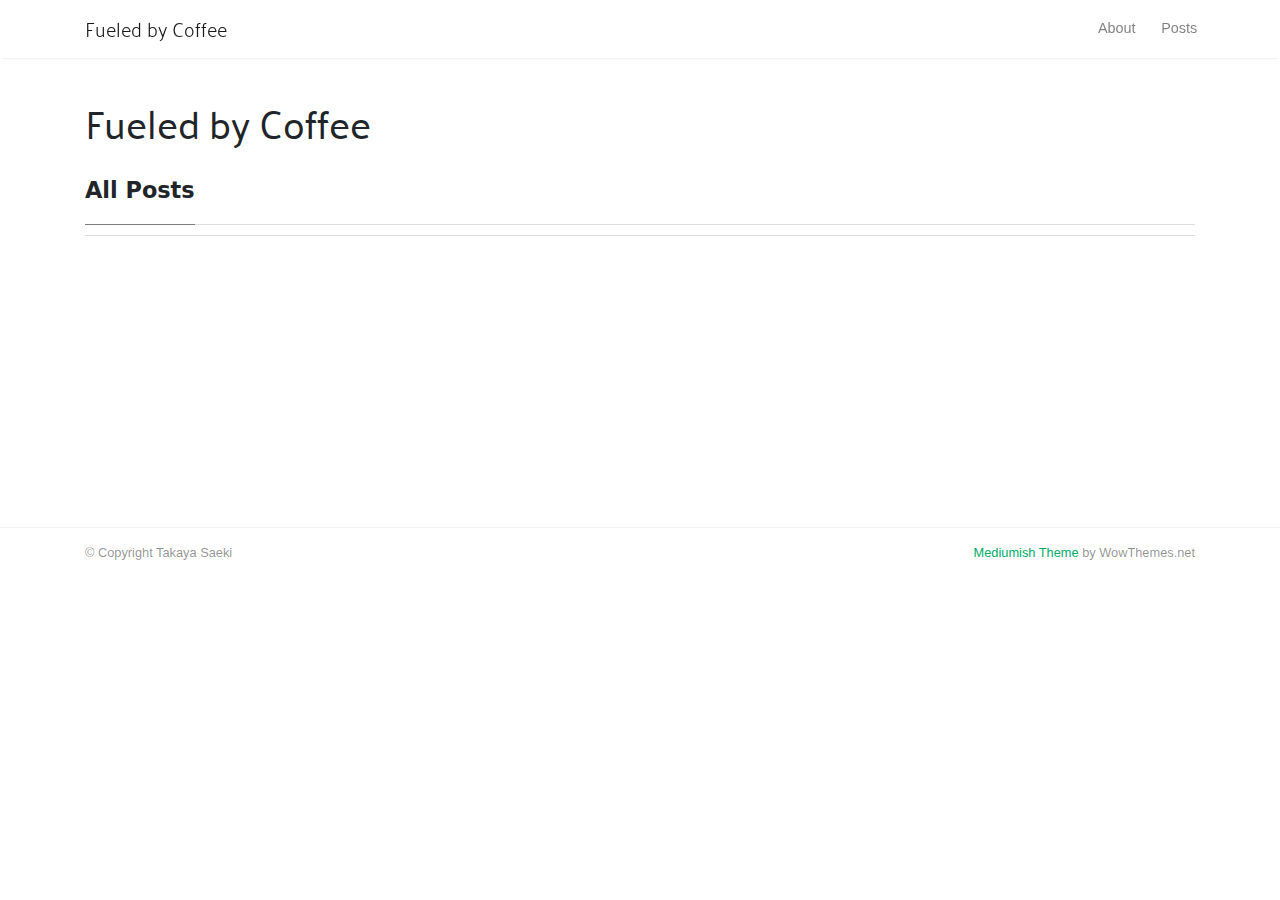
<file: tags/index.html>
<!DOCTYPE html>
<html lang="en-us"><head>
	<meta charset="utf-8">
	<meta name="viewport" content="width=device-width, initial-scale=1, shrink-to-fit=no">
	<meta name="generator" content="Hugo 0.105.0">
	
	<title>Tags | Fueled by Coffee</title>
	
	

	<meta name="twitter:card" content="summary"/>
<meta name="twitter:title" content="Tags"/>
<meta name="twitter:description" content=""/>

	<meta property="og:title" content="Tags" />
<meta property="og:description" content="" />
<meta property="og:type" content="website" />
<meta property="og:url" content="https://fuel.edby.coffee/tags/" />



	<link href="https://stackpath.bootstrapcdn.com/bootstrap/4.3.1/css/bootstrap.min.css" rel="stylesheet" integrity="sha384-ggOyR0iXCbMQv3Xipma34MD+dH/1fQ784/j6cY/iJTQUOhcWr7x9JvoRxT2MZw1T" crossorigin="anonymous">
	<link rel="stylesheet" href="https://use.fontawesome.com/releases/v5.0.13/css/all.css" integrity="sha384-DNOHZ68U8hZfKXOrtjWvjxusGo9WQnrNx2sqG0tfsghAvtVlRW3tvkXWZh58N9jp"
	 crossorigin="anonymous">
        <link href="https://fonts.googleapis.com/css2?family=Palanquin:wght@300;400&display=swap" rel="stylesheet">
	<link href="/css/medium.css" rel="stylesheet">
	<link href="/css/additional.css" rel="stylesheet">

	
	

        
        <script>(function(w,d,s,l,i){w[l]=w[l]||[];w[l].push({'gtm.start':
            new Date().getTime(),event:'gtm.js'});var f=d.getElementsByTagName(s)[0],j=d.createElement(s),dl=l!='dataLayer'?'&l='+l:'';j.async=true;j.src='https://www.googletagmanager.com/gtm.js?id='+i+dl;f.parentNode.insertBefore(j,f);
        })(window,document,'script','dataLayer','GTM-TTGLC2Q');</script>
        
</head>
<body>
        
        <noscript><iframe src="https://www.googletagmanager.com/ns.html?id=GTM-TTGLC2Q"
                          height="0" width="0" style="display:none;visibility:hidden"></iframe></noscript>
        
<nav class="navbar navbar-expand-lg navbar-light bg-white fixed-top mediumnavigation nav-down">
    <div class="container pr-0">
        
        <a class="navbar-brand" href="https://fuel.edby.coffee/">

            
            <span style="font-family:'Palanquin', sans-serif;font-weight: 300;">Fueled by Coffee</span>
            
        </a>
        

        <button class="navbar-toggler" type="button" data-toggle="collapse" data-target="#navbarMediumish" aria-controls="navbarSupportedContent"
            aria-expanded="false" aria-label="Toggle navigation">
            <span class="navbar-toggler-icon"></span>
        </button>

        
        <div class="collapse navbar-collapse" id="navbarMediumish">
            
            <ul class="navbar-nav ml-auto">
                 
                <li class="nav-item ">
                    <a class="nav-link" href="/">About</a>
                </li>
                 
                <li class="nav-item ">
                    <a class="nav-link" href="/posts">Posts</a>
                </li>
                
            </ul>
        </div>
        
    </div>
</nav>


        <div class="site-content">   
            <div class="container">
<div class="mainheading">
    <h1 class="sitetitle">Fueled by Coffee</h1>
    <p class="lead">
         
    </p>
</div><div class="main-content">
        
        <section class="recent-posts">            
            <div class="section-title">                
                <h2><span>All Posts</span></h2>                
            </div>            
            <div class="row listrecent">
                
                
            </div>
        </section>
<div class="bottompagination">
  <div class="pointerup"><i class="fa fa-caret-up"></i></div>
  <span class="navigation" role="navigation">
    
  </span>
</div></div>


            </div>
<footer class="footer">
    <div class="container">
        <div class="row">
            <div class="col-md-6 col-sm-6 text-center text-lg-left">
                &copy; Copyright Takaya Saeki
            </div>
            <div class="col-md-6 col-sm-6 text-center text-lg-right">    
                <a target="_blank" rel="noopener" href="https://www.wowthemes.net">Mediumish Theme</a> by WowThemes.net
            </div>
        </div>
    </div>
</footer>


        </div>


<script src="https://code.jquery.com/jquery-3.4.1.min.js"></script>
    
<script src="https://cdnjs.cloudflare.com/ajax/libs/popper.js/1.14.6/umd/popper.min.js" integrity="sha384-wHAiFfRlMFy6i5SRaxvfOCifBUQy1xHdJ/yoi7FRNXMRBu5WHdZYu1hA6ZOblgut" crossorigin="anonymous"></script>

<script src="https://stackpath.bootstrapcdn.com/bootstrap/4.3.1/js/bootstrap.min.js" integrity="sha384-JjSmVgyd0p3pXB1rRibZUAYoIIy6OrQ6VrjIEaFf/nJGzIxFDsf4x0xIM+B07jRM" crossorigin="anonymous"></script>

<script src="/js/mediumish.js"></script>

<script type="application/javascript">
var doNotTrack = false;
if (!doNotTrack) {
	(function(i,s,o,g,r,a,m){i['GoogleAnalyticsObject']=r;i[r]=i[r]||function(){
	(i[r].q=i[r].q||[]).push(arguments)},i[r].l=1*new Date();a=s.createElement(o),
	m=s.getElementsByTagName(o)[0];a.async=1;a.src=g;m.parentNode.insertBefore(a,m)
	})(window,document,'script','https://www.google-analytics.com/analytics.js','ga');
	ga('create', 'UA-46121337-3', 'auto');
	
	ga('send', 'pageview');
}
</script>
    </body>
</html>
</file>
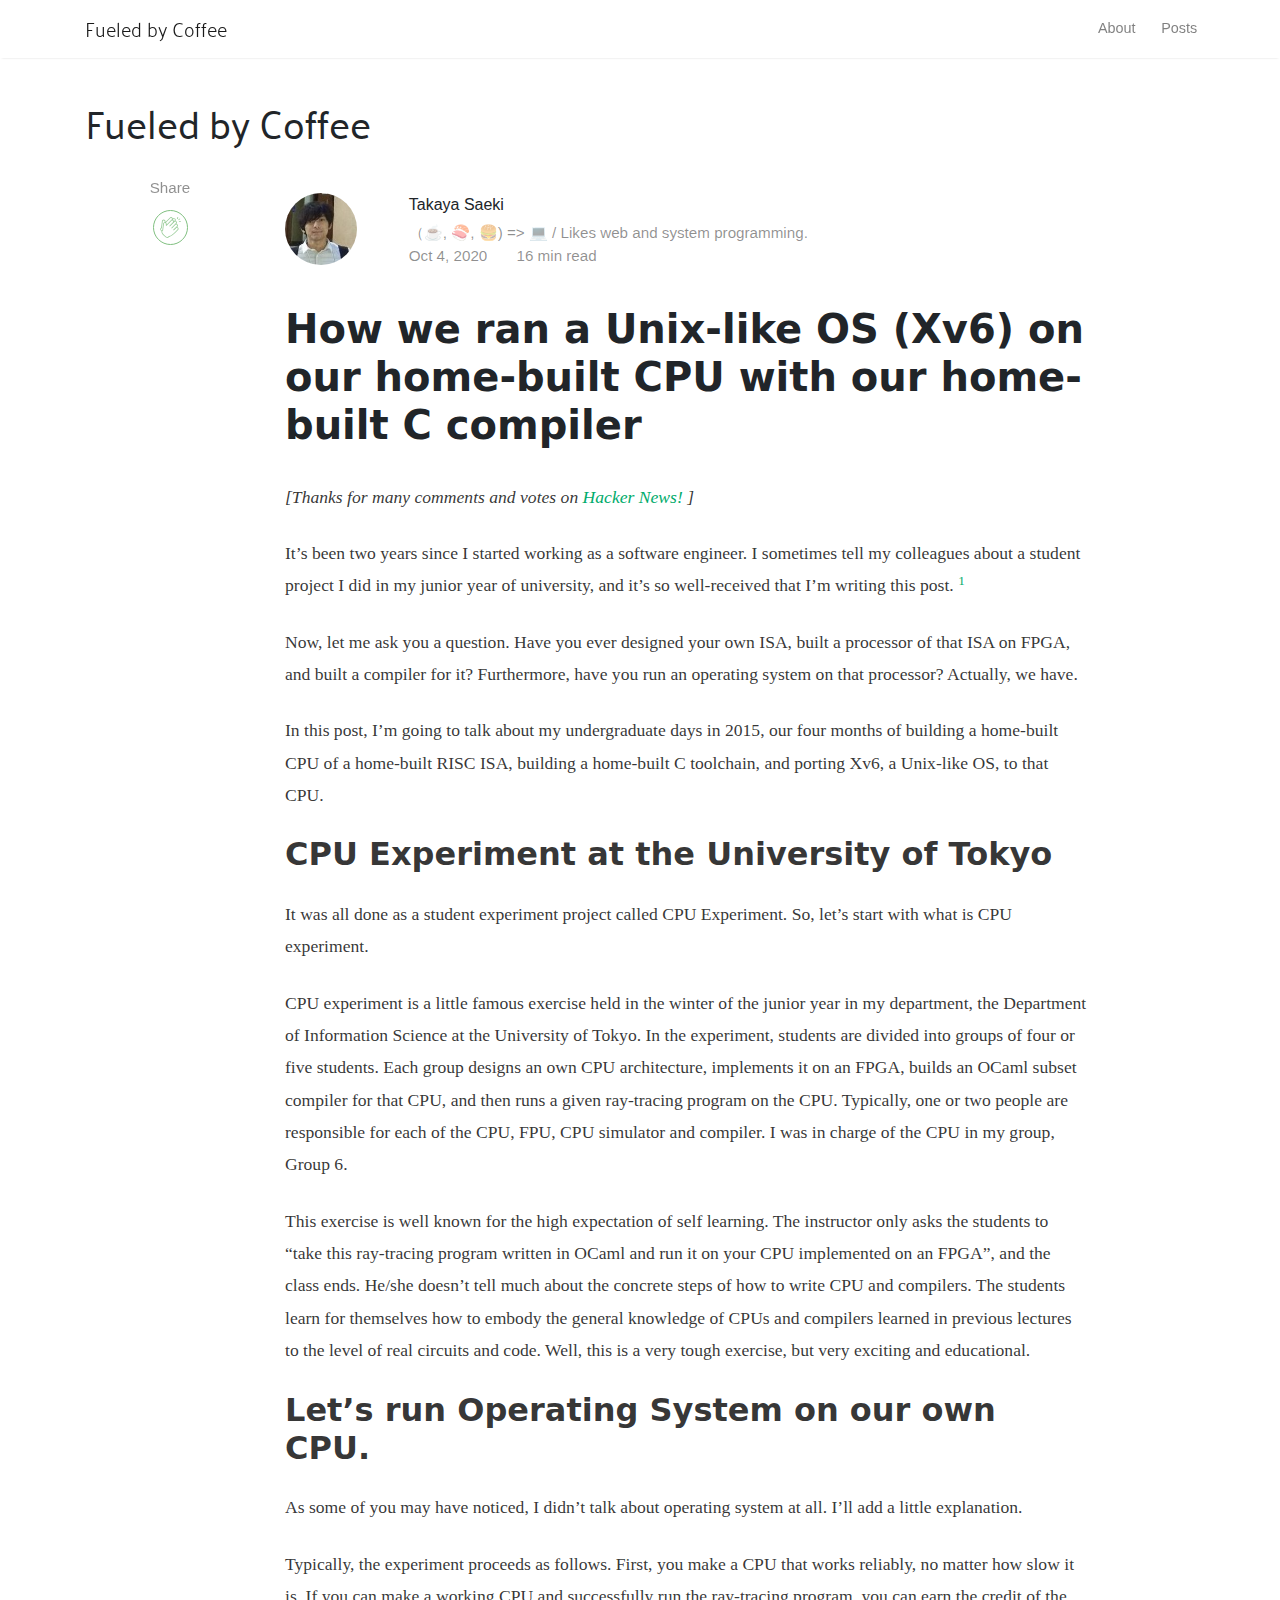
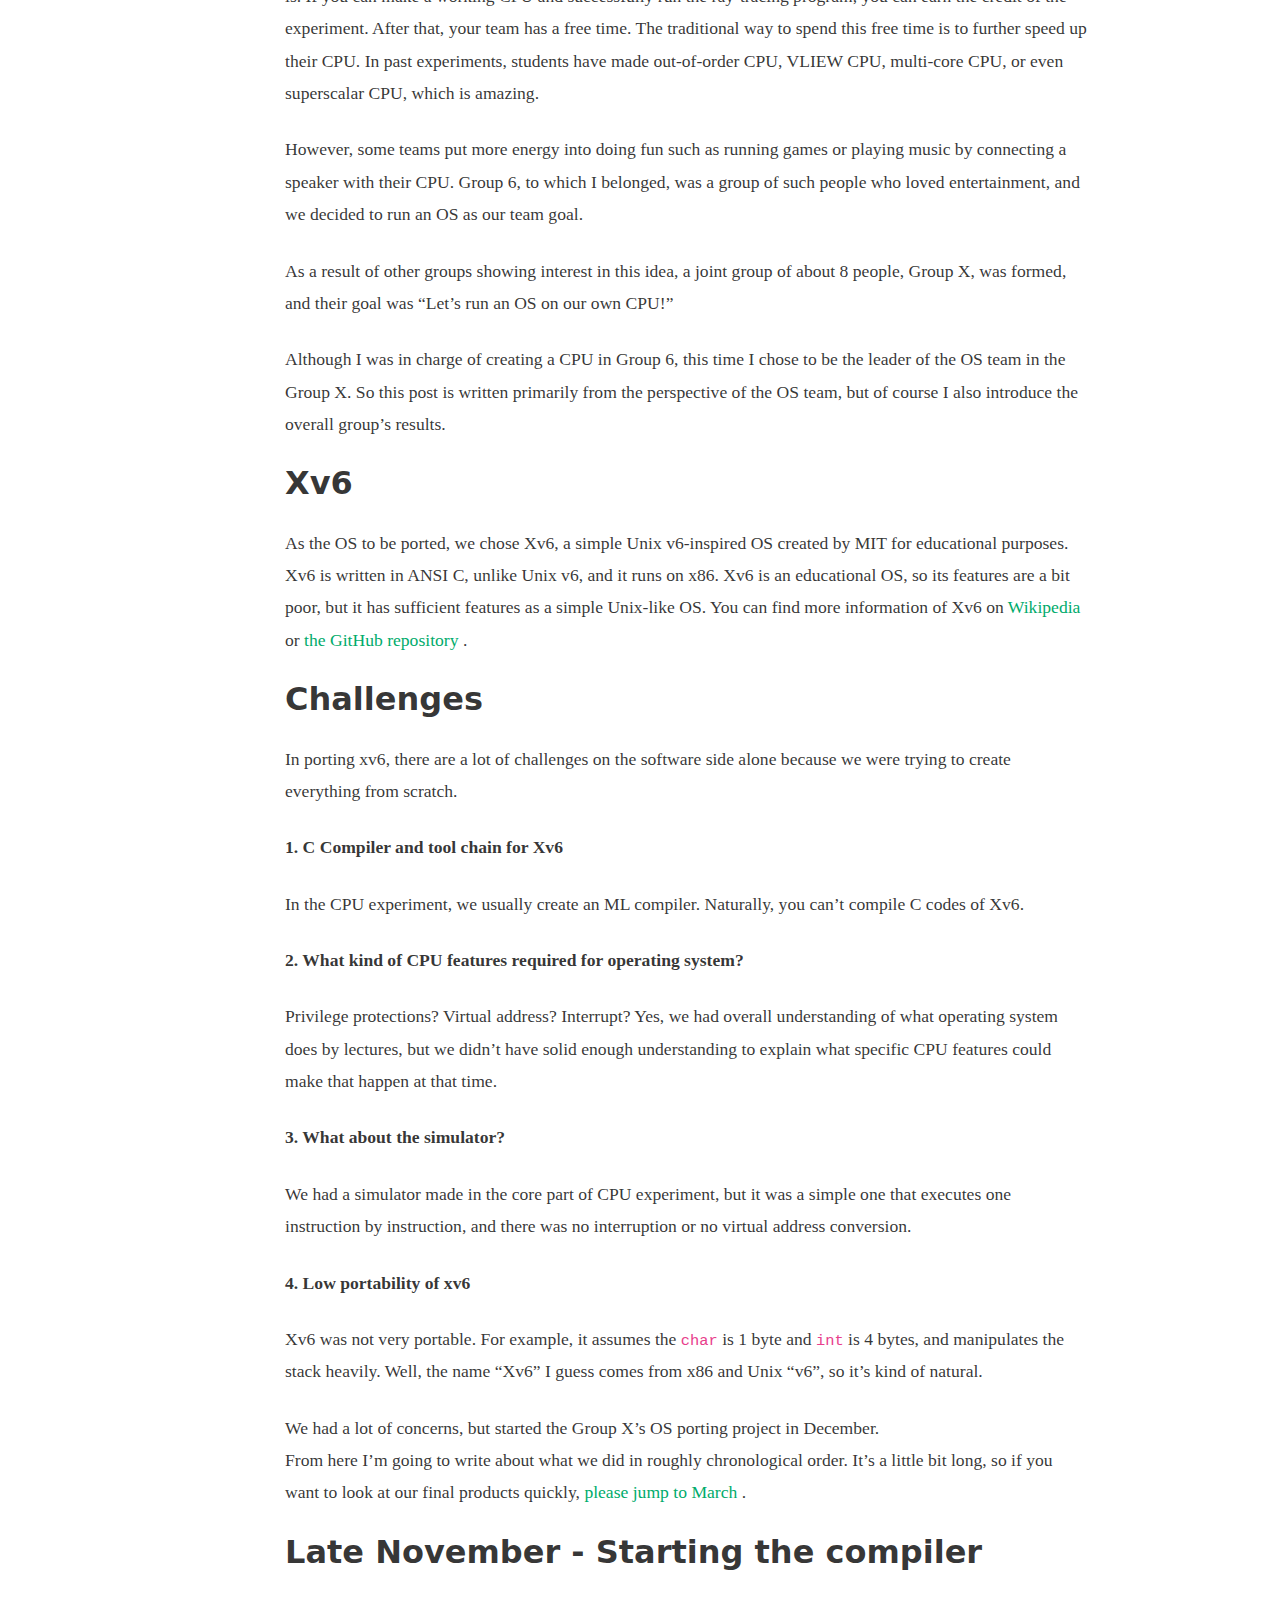
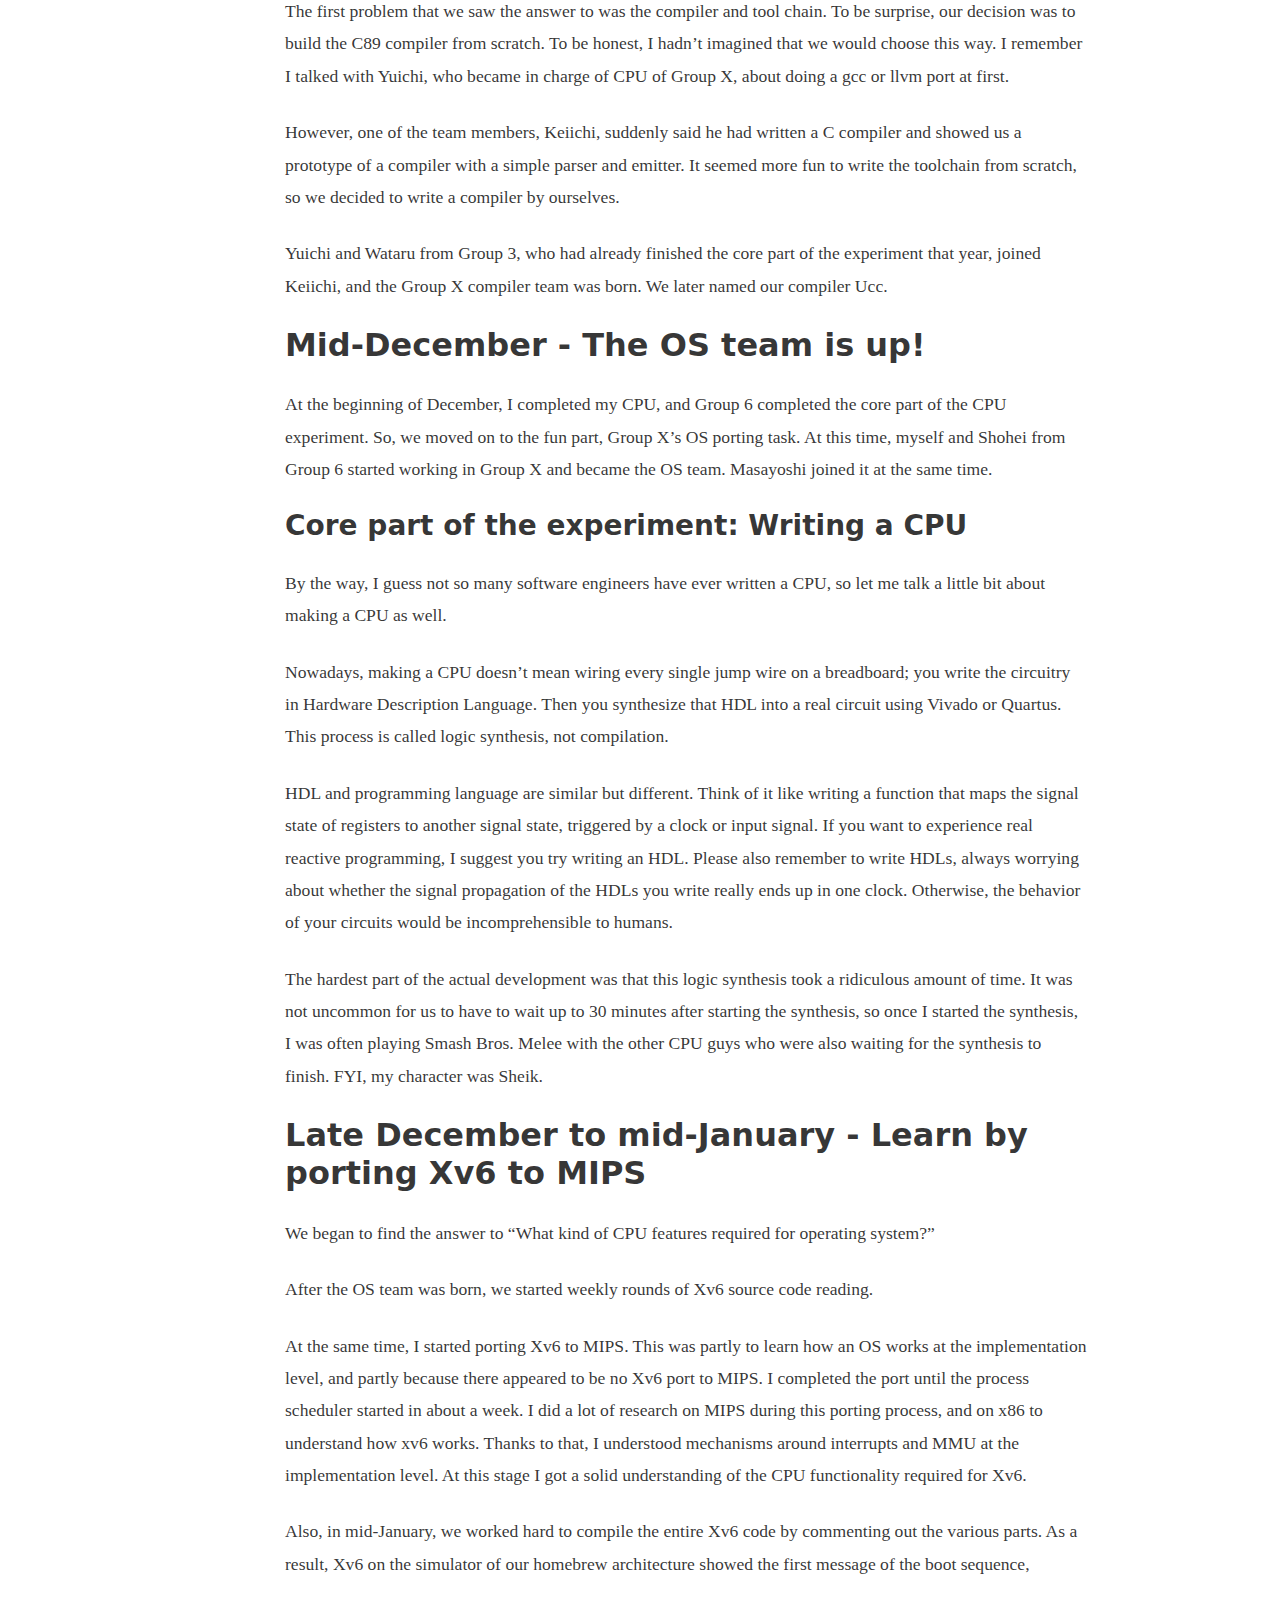
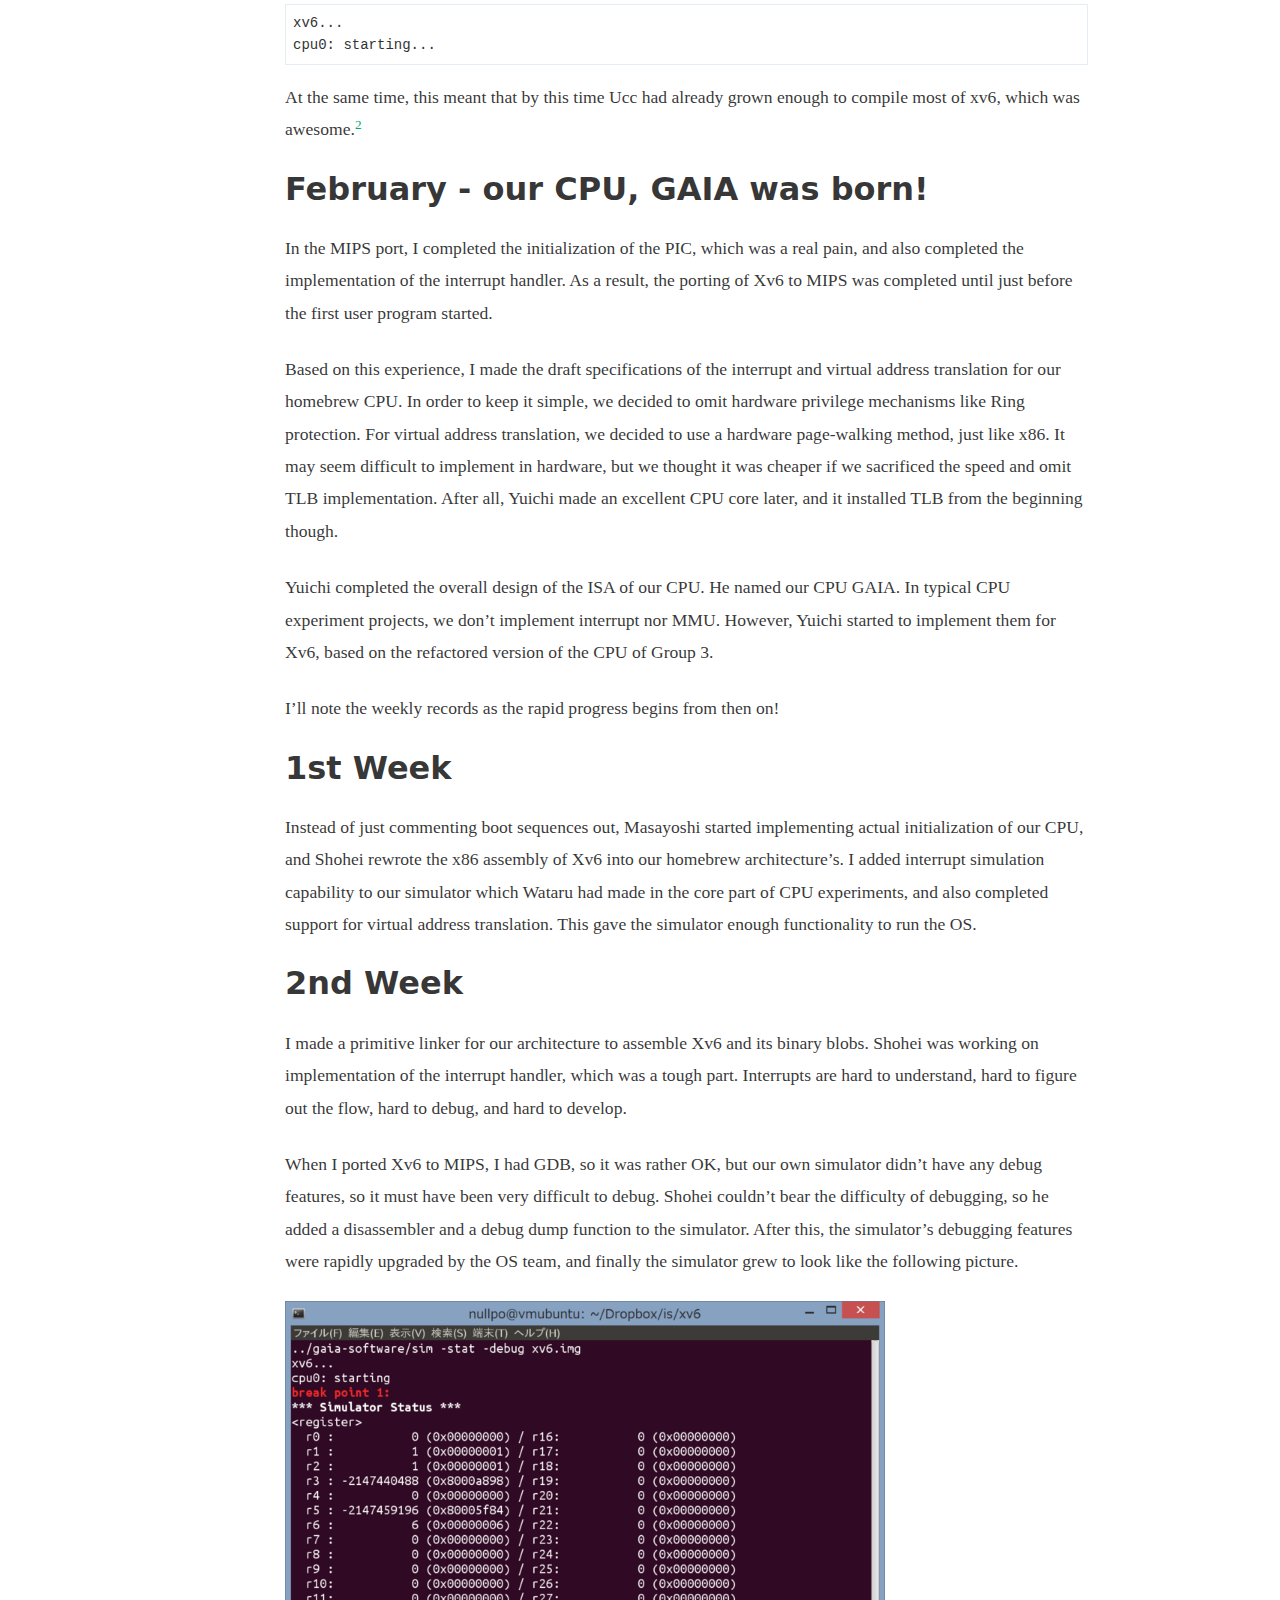
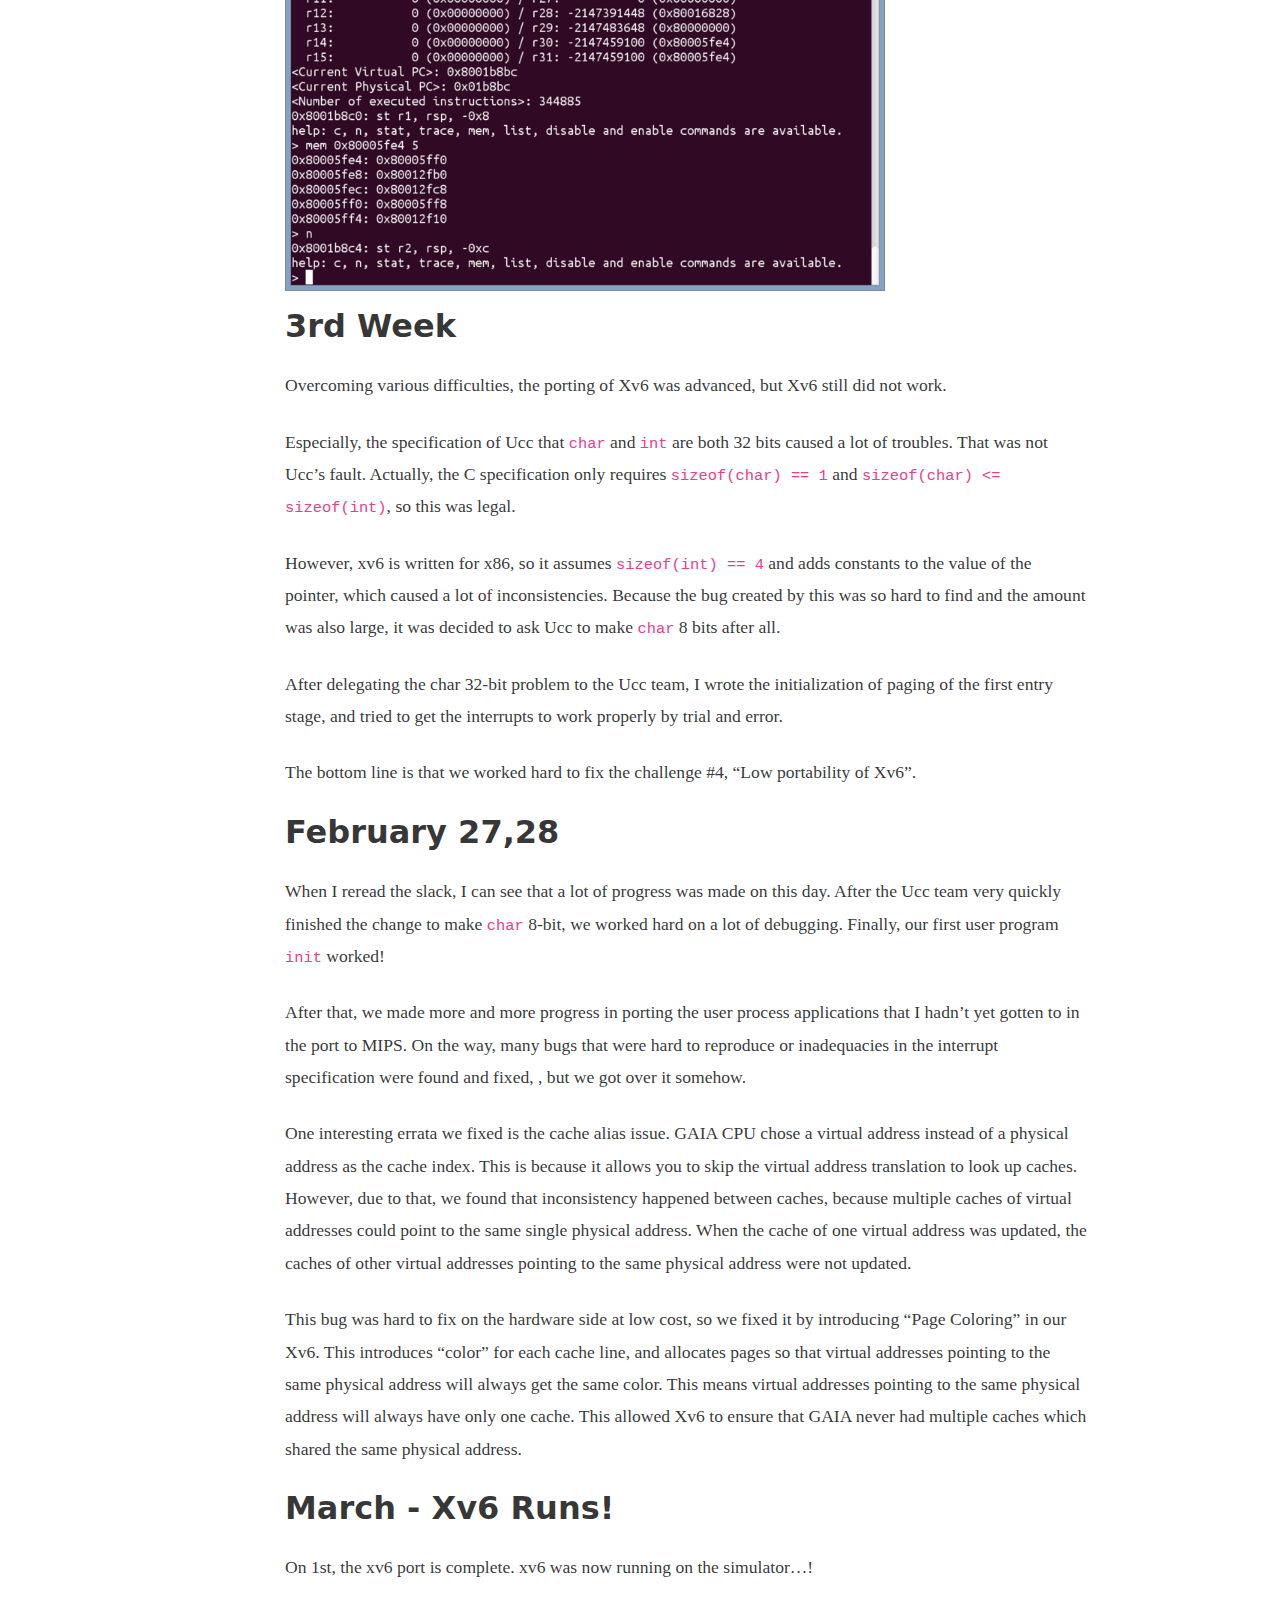
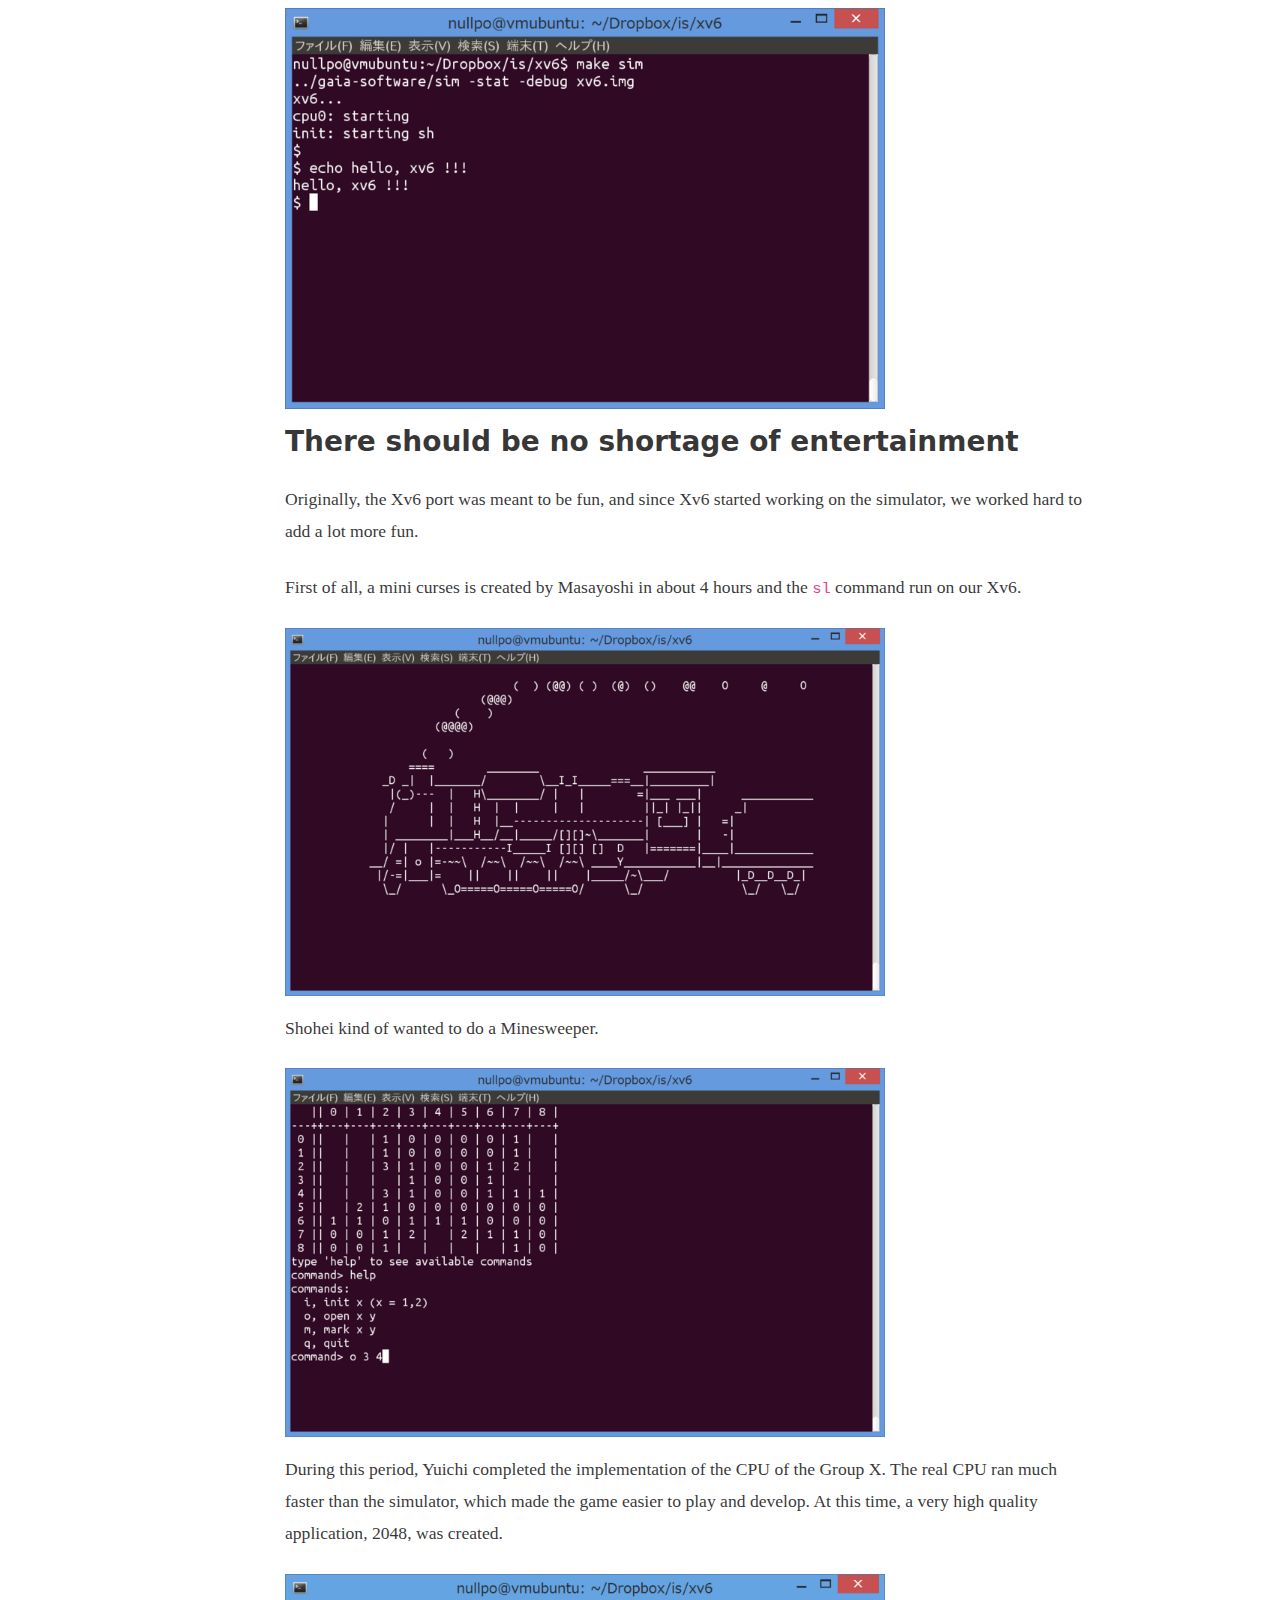
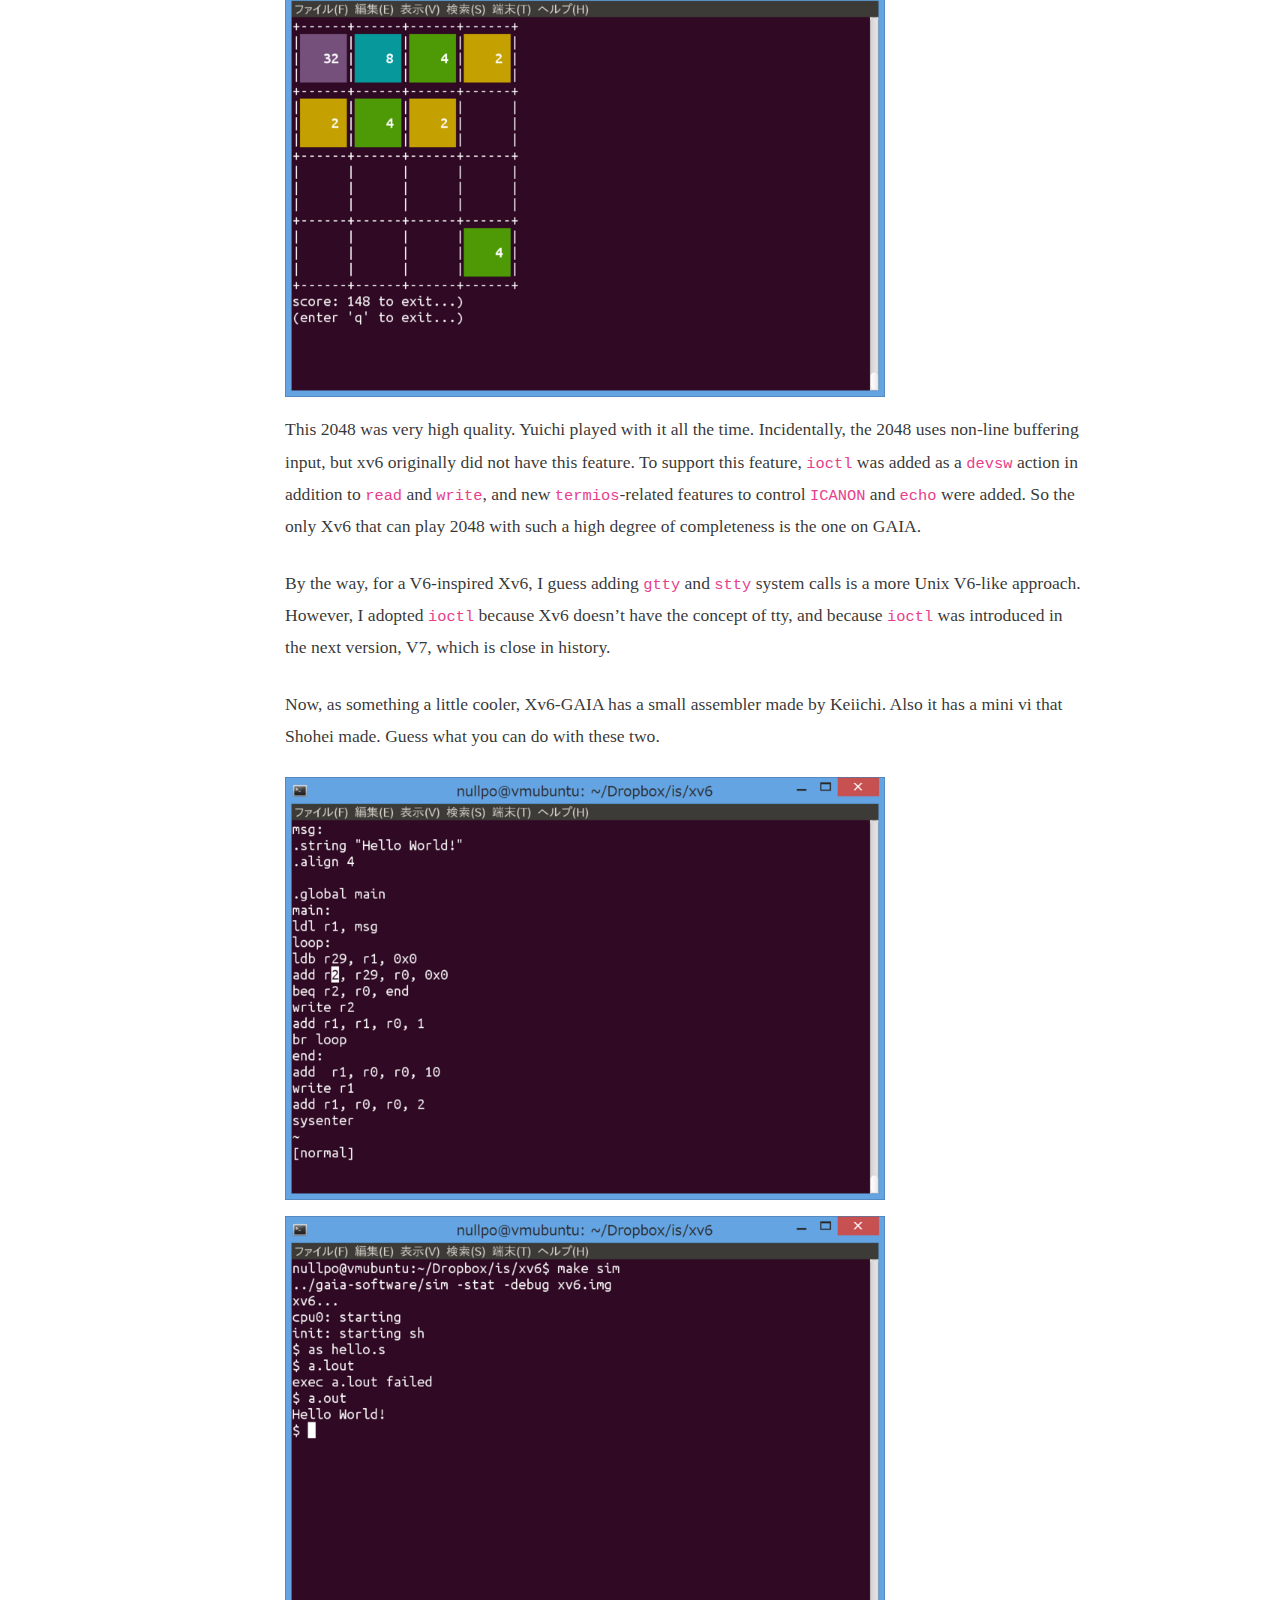
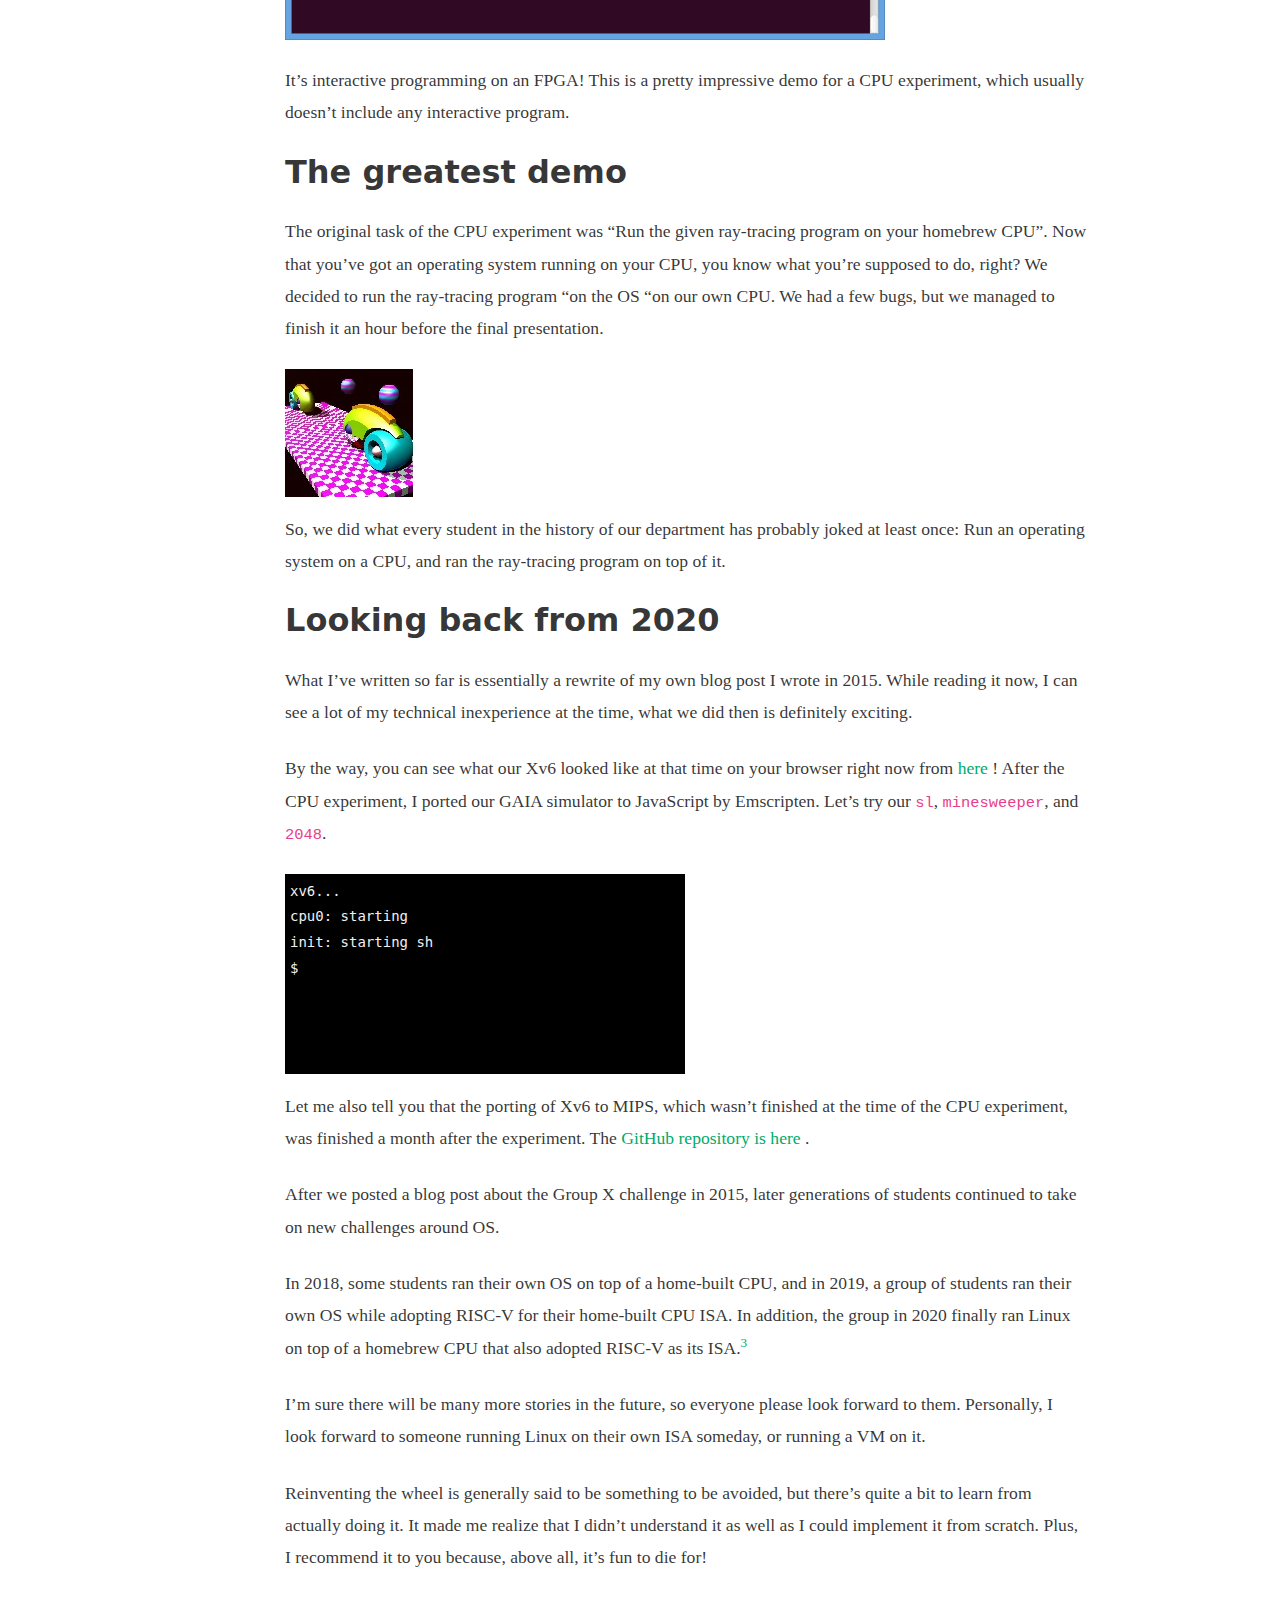
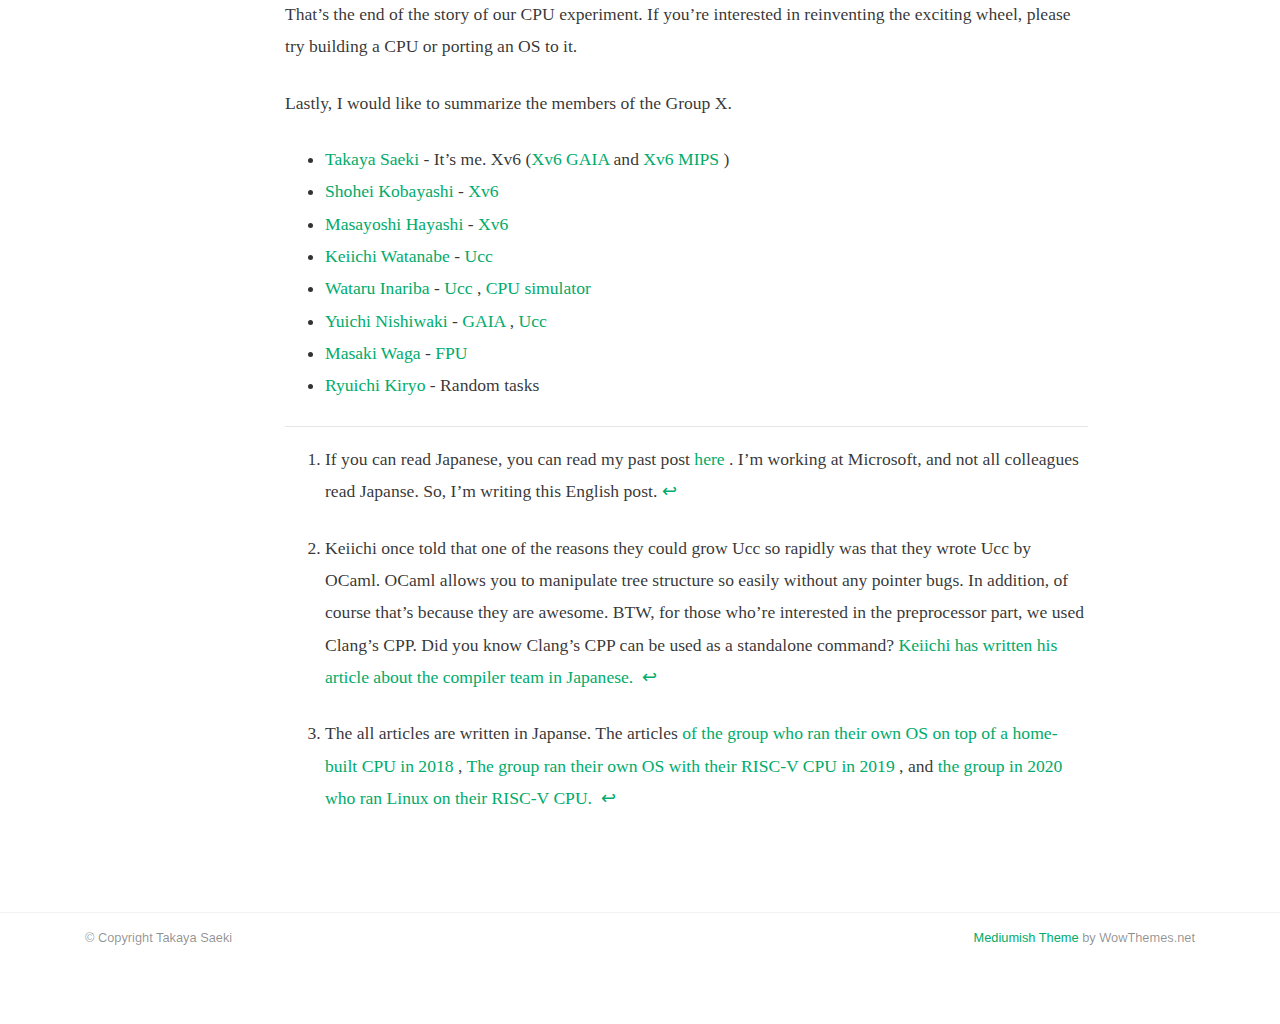
<file: posts/how-we-ported-xv6-os-to-a-home-built-cpu-with-a-home-built-c-compiler/index.html>
<!DOCTYPE html>
<html lang="en-us"><head>
	<meta charset="utf-8">
	<meta name="viewport" content="width=device-width, initial-scale=1, shrink-to-fit=no">
	<meta name="generator" content="Hugo 0.105.0">
	
	<title>How we ran a Unix-like OS (Xv6) on our home-built CPU with our home-built C compiler | Fueled by Coffee</title>
	
	

	<meta name="twitter:card" content="summary"/>
<meta name="twitter:title" content="How we ran a Unix-like OS (Xv6) on our home-built CPU with our home-built C compiler"/>
<meta name="twitter:description" content="[Thanks for many comments and votes on Hacker News! ]
It&rsquo;s been two years since I started working as a software engineer. I sometimes tell my colleagues about a student project I did in my junior year of university, and it&rsquo;s so well-received that I&rsquo;m writing this post. 1
Now, let me ask you a question. Have you ever designed your own ISA, built a processor of that ISA on FPGA, and built a compiler for it?"/>

	<meta property="og:title" content="How we ran a Unix-like OS (Xv6) on our home-built CPU with our home-built C compiler" />
<meta property="og:description" content="[Thanks for many comments and votes on Hacker News! ]
It&rsquo;s been two years since I started working as a software engineer. I sometimes tell my colleagues about a student project I did in my junior year of university, and it&rsquo;s so well-received that I&rsquo;m writing this post. 1
Now, let me ask you a question. Have you ever designed your own ISA, built a processor of that ISA on FPGA, and built a compiler for it?" />
<meta property="og:type" content="article" />
<meta property="og:url" content="https://fuel.edby.coffee/posts/how-we-ported-xv6-os-to-a-home-built-cpu-with-a-home-built-c-compiler/" /><meta property="article:section" content="posts" />
<meta property="article:published_time" content="2020-10-04T20:00:00+09:00" />
<meta property="article:modified_time" content="2020-10-04T20:00:00+09:00" />



	<link href="https://stackpath.bootstrapcdn.com/bootstrap/4.3.1/css/bootstrap.min.css" rel="stylesheet" integrity="sha384-ggOyR0iXCbMQv3Xipma34MD+dH/1fQ784/j6cY/iJTQUOhcWr7x9JvoRxT2MZw1T" crossorigin="anonymous">
	<link rel="stylesheet" href="https://use.fontawesome.com/releases/v5.0.13/css/all.css" integrity="sha384-DNOHZ68U8hZfKXOrtjWvjxusGo9WQnrNx2sqG0tfsghAvtVlRW3tvkXWZh58N9jp"
	 crossorigin="anonymous">
        <link href="https://fonts.googleapis.com/css2?family=Palanquin:wght@300;400&display=swap" rel="stylesheet">
	<link href="/css/medium.css" rel="stylesheet">
	<link href="/css/additional.css" rel="stylesheet">

	
	

        
        <script>(function(w,d,s,l,i){w[l]=w[l]||[];w[l].push({'gtm.start':
            new Date().getTime(),event:'gtm.js'});var f=d.getElementsByTagName(s)[0],j=d.createElement(s),dl=l!='dataLayer'?'&l='+l:'';j.async=true;j.src='https://www.googletagmanager.com/gtm.js?id='+i+dl;f.parentNode.insertBefore(j,f);
        })(window,document,'script','dataLayer','GTM-TTGLC2Q');</script>
        
</head>
<body>
        
        <noscript><iframe src="https://www.googletagmanager.com/ns.html?id=GTM-TTGLC2Q"
                          height="0" width="0" style="display:none;visibility:hidden"></iframe></noscript>
        
<nav class="navbar navbar-expand-lg navbar-light bg-white fixed-top mediumnavigation nav-down">
    <div class="container pr-0">
        
        <a class="navbar-brand" href="https://fuel.edby.coffee/">

            
            <span style="font-family:'Palanquin', sans-serif;font-weight: 300;">Fueled by Coffee</span>
            
        </a>
        

        <button class="navbar-toggler" type="button" data-toggle="collapse" data-target="#navbarMediumish" aria-controls="navbarSupportedContent"
            aria-expanded="false" aria-label="Toggle navigation">
            <span class="navbar-toggler-icon"></span>
        </button>

        
        <div class="collapse navbar-collapse" id="navbarMediumish">
            
            <ul class="navbar-nav ml-auto">
                 
                <li class="nav-item ">
                    <a class="nav-link" href="/">About</a>
                </li>
                 
                <li class="nav-item ">
                    <a class="nav-link" href="/posts">Posts</a>
                </li>
                
            </ul>
        </div>
        
    </div>
</nav>


        <div class="site-content">   
            <div class="container">
<div class="mainheading">
    <h1 class="sitetitle">Fueled by Coffee</h1>
    <p class="lead">
         
    </p>
</div><div class="main-content">
        
        <div class="container">
            <div class="row">
                
                <div class="col-md-2 pl-0"><link rel="stylesheet" href="/applause/applause-button.css" />
<script src="/applause/applause-button.js"></script>
<div class="share sticky-top sticky-top-offset">
    <p>Share</p>
    <ul>
        <li class="ml-1 mr-1">
        <a target="_blank" href="https://twitter.com/intent/tweet?text=How%20we%20ran%20a%20Unix-like%20OS%20%28Xv6%29%20on%20our%20home-built%20CPU%20with%20our%20home-built%20C%20compiler&url=https%3a%2f%2ffuel.edby.coffee%2fposts%2fhow-we-ported-xv6-os-to-a-home-built-cpu-with-a-home-built-c-compiler%2f" onclick="window.open(this.href, 'twitter-share', 'width=550,height=435');return false;">
        <i class="fab fa-twitter"></i>
        </a>
        </li>
        
        <li class="ml-1 mr-1">
        <a target="_blank" href="https://facebook.com/sharer.php?u=https%3a%2f%2ffuel.edby.coffee%2fposts%2fhow-we-ported-xv6-os-to-a-home-built-cpu-with-a-home-built-c-compiler%2f" onclick="window.open(this.href, 'facebook-share', 'width=550,height=435');return false;">
        <i class="fab fa-facebook-f"></i>
        </a>
        
        <li class="ml-1 mr-1" style="margin-bottom: 25px;">
        <applause-button style="width: 35px; height: 35px; vertical-align: middle;"/>
        <i class="fab"></i>
        </a>
        </li>
    </ul>

    
</div>
</div>
                                
                <div class="col-md-9 flex-first flex-md-unordered">
                    <div class="mainheading">
                        	
                        
                        
                        
                        <div class="row post-top-meta">
                            <div class="col-xs-12 col-md-3 col-lg-2 text-center text-md-left mb-4 mb-md-0 md-nopad-right">
                                <img class="author-thumb" src="/images/me.jpg" alt="Takaya Saeki">
                            </div>
                            <div class="col-xs-12 col-md-9 col-lg-10 text-center text-md-left md-nopad-left">
                                <a target="_blank" class="link-dark">Takaya Saeki</a><br>
                                <span class="author-description">
                                    （☕, 🍣, 🍔) =&gt; 💻 / Likes web and system programming.<br>
                                    <i class="far fa-star"></i>
                                    Oct 4, 2020
                                    <i class="far fa-clock clock"></i>
                                    16 min read
                                </span>					
                            </div>
                        </div>			
                        	
                        
                                                
                        
                        <h1 class="posttitle">How we ran a Unix-like OS (Xv6) on our home-built CPU with our home-built C compiler</h1> 
                    </div>

                    
                    
                    
                    

                    
                    <div class="article-post">
                        <p><em>[Thanks for many comments and votes on <a href="https://news.ycombinator.com/item?id=24680109" target="_blank">Hacker News!</a>

]</em></p>
<p>It&rsquo;s been two years since I started working as a software engineer.
I sometimes tell my colleagues about a student project I did in my junior year of university,
and it&rsquo;s so well-received that I&rsquo;m writing this post.
<sup id="fnref:1"><a href="#fn:1" class="footnote-ref" role="doc-noteref">1</a></sup></p>
<p>Now, let me ask you a question. Have you ever designed your own ISA, built a processor of that ISA on FPGA, and built a compiler for it?
Furthermore, have you run an operating system on that processor?
Actually, we have.</p>
<p>In this post, I&rsquo;m going to talk about my undergraduate days in 2015,
our four months of building a home-built CPU of a home-built RISC ISA,
building a home-built C toolchain, and porting Xv6, a Unix-like OS, to that CPU.</p>
<h2 id="cpu-experiment-at-the-university-of-tokyo">CPU Experiment at the University of Tokyo</h2>
<p>It was all done as a student experiment project called CPU Experiment.
So, let&rsquo;s start with what is CPU experiment.</p>
<p>CPU experiment is a little famous exercise held in the winter of the junior year in my department,
the Department of Information Science at the University of Tokyo.
In the experiment, students are divided into groups of four or five students.
Each group designs an own CPU architecture, implements it on an FPGA,
builds an OCaml subset compiler for that CPU, and then runs a given ray-tracing program on the CPU.
Typically, one or two people are responsible for each of the CPU, FPU, CPU simulator and compiler.
I was in charge of the CPU in my group, Group 6.</p>
<p>This exercise is well known for the high expectation of self learning.
The instructor only asks the students to &ldquo;take this ray-tracing program written in OCaml and run it on your CPU implemented on an FPGA&rdquo;, and the class ends.
He/she doesn&rsquo;t tell much about the concrete steps of how to write CPU and compilers.
The students learn for themselves how to embody the general knowledge of CPUs and compilers learned in previous lectures to the level of real circuits and code.
Well, this is a very tough exercise, but very exciting and educational.</p>
<h2 id="lets-run-operating-system-on-our-own-cpu">Let&rsquo;s run Operating System on our own CPU.</h2>
<p>As some of you may have noticed, I didn&rsquo;t talk about operating system at all.
I&rsquo;ll add a little explanation.</p>
<p>Typically, the experiment proceeds as follows.
First, you make a CPU that works reliably, no matter how slow it is.
If you can make a working CPU and successfully run the ray-tracing program, you can earn the credit of the experiment.
After that, your team has a free time.
The traditional way to spend this free time is to further speed up their CPU.
In past experiments, students have made out-of-order CPU, VLIEW CPU, multi-core CPU, or even superscalar CPU, which is amazing.</p>
<p>However, some teams put more energy into doing fun such as running games or playing music by connecting a speaker with their CPU.
Group 6, to which I belonged, was a group of such people who loved entertainment,
and we decided to run an OS as our team goal.</p>
<p>As a result of other groups showing interest in this idea, a joint group of about 8 people, Group X,
was formed, and their goal was &ldquo;Let&rsquo;s run an OS on our own CPU!&rdquo;</p>
<p>Although I was in charge of creating a CPU in Group 6,
this time I chose to be the leader of the OS team in the Group X.
So this post is written primarily from the perspective of the OS team,
but of course I also introduce the overall group&rsquo;s results.</p>
<h2 id="xv6">Xv6</h2>
<p>As the OS to be ported, we chose Xv6, a simple Unix v6-inspired OS created by MIT for educational purposes.
Xv6 is written in ANSI C, unlike Unix v6, and it runs on x86.
Xv6 is an educational OS, so its features are a bit poor, but it has sufficient features as a simple Unix-like OS.
You can find more information of Xv6 on <a href="https://en.wikipedia.org/wiki/Xv6" target="_blank">Wikipedia</a>

 or <a href="https://github.com/mit-pdos/xv6-public" target="_blank">the GitHub repository</a>

.</p>
<h2 id="challenges">Challenges</h2>
<p>In porting xv6, there are a lot of challenges on the software side alone because we were trying to create everything from scratch.</p>
<p><strong>1. C Compiler and tool chain for Xv6</strong></p>
<p>In the CPU experiment, we usually create an ML compiler. Naturally, you can&rsquo;t compile C codes of Xv6.</p>
<p><strong>2. What kind of CPU features required for operating system?</strong></p>
<p>Privilege protections? Virtual address? Interrupt?
Yes, we had overall understanding of what operating system does by lectures,
but we didn&rsquo;t have solid enough understanding to explain what specific CPU features could make that happen at that time.</p>
<p><strong>3. What about the simulator?</strong></p>
<p>We had a simulator made in the core part of CPU experiment,
but it was a simple one that executes one instruction by instruction,
and there was no interruption or no virtual address conversion.</p>
<p><strong>4. Low portability of xv6</strong></p>
<p>Xv6 was not very portable.
For example, it assumes the <code>char</code> is 1 byte and <code>int</code> is 4 bytes, and manipulates the stack heavily.
Well, the name &ldquo;Xv6&rdquo; I guess comes from x86 and Unix &ldquo;v6&rdquo;, so it&rsquo;s kind of natural.</p>
<p>We had a lot of concerns, but started the Group X&rsquo;s OS porting project in December.<br>
From here I&rsquo;m going to write about what we did in roughly chronological order.
It&rsquo;s a little bit long, so if you want to look at our final products quickly, <a href="#march---xv6-runs">please jump to March</a>

.</p>
<h2 id="late-november---starting-the-compiler">Late November - Starting the compiler</h2>
<p>The first problem that we saw the answer to was the compiler and tool chain.
To be surprise, our decision was to build the C89 compiler from scratch.
To be honest, I hadn&rsquo;t imagined that we would choose this way.
I remember I talked with Yuichi, who became in charge of CPU of Group X, about doing a gcc or llvm port at first.</p>
<p>However, one of the team members, Keiichi, suddenly said he had written a C compiler and showed us a prototype of a compiler with a simple parser and emitter.
It seemed more fun to write the toolchain from scratch, so we decided to write a compiler by ourselves.</p>
<p>Yuichi and Wataru from Group 3, who had already finished the core part of the experiment that year, joined Keiichi, and the Group X compiler team was born.
We later named our compiler Ucc.</p>
<h2 id="mid-december---the-os-team-is-up">Mid-December - The OS team is up!</h2>
<p>At the beginning of December, I completed my CPU, and Group 6 completed the core part of the CPU experiment.
So, we moved on to the fun part, Group X&rsquo;s OS porting task.
At this time, myself and Shohei from Group 6 started working in Group X and became the OS team. Masayoshi joined it at the same time.</p>
<h3 id="core-part-of-the-experiment-writing-a-cpu">Core part of the experiment: Writing a CPU</h3>
<p>By the way, I guess not so many software engineers have ever written a CPU, so let me talk a little bit about making a CPU as well.</p>
<p>Nowadays, making a CPU doesn&rsquo;t mean wiring every single jump wire on a breadboard; you write the circuitry in Hardware Description Language.
Then you synthesize that HDL into a real circuit using Vivado or Quartus.
This process is called logic synthesis, not compilation.</p>
<p>HDL and programming language are similar but different.
Think of it like writing a function that maps the signal state of registers to another signal state, triggered by a clock or input signal.
If you want to experience real reactive programming, I suggest you try writing an HDL.
Please also remember to write HDLs, always worrying about whether the signal propagation of the HDLs you write really ends up in one clock.
Otherwise, the behavior of your circuits would be incomprehensible to humans.</p>
<!-- You'd write a CPU state machine that decodes the machine instructions each time the clock rises, and then performs ALUs and branches accordingly, and updating the state of the exposed registers as an interface to the assembly. -->
<p>The hardest part of the actual development was that this logic synthesis took a ridiculous amount of time.
It was not uncommon for us to have to wait up to 30 minutes after starting the synthesis,
so once I started the synthesis,
I was often playing Smash Bros. Melee with the other CPU guys who were also waiting for the synthesis to finish.
FYI, my character was Sheik.</p>
<h2 id="late-december-to-mid-january---learn-by-porting-xv6-to-mips">Late December to mid-January - Learn by porting Xv6 to MIPS</h2>
<p>We began to find the answer to &ldquo;What kind of CPU features required for operating system?&rdquo;</p>
<p>After the OS team was born, we started weekly rounds of Xv6 source code reading.</p>
<p>At the same time, I started porting Xv6 to MIPS.
This was partly to learn how an OS works at the implementation level, and partly because there appeared to be no Xv6 port to MIPS.
I completed the port until the process scheduler started in about a week.
I did a lot of research on MIPS during this porting process,
and on x86 to understand how xv6 works.
Thanks to that, I understood mechanisms around interrupts and MMU at the implementation level.
At this stage I got a solid understanding of the CPU functionality required for Xv6.</p>
<p>Also, in mid-January, we worked hard to compile the entire Xv6 code by commenting out the various parts.
As a result, Xv6 on the simulator of our homebrew architecture showed the first message of the boot sequence,</p>
<pre tabindex="0"><code>xv6...
cpu0: starting...
</code></pre><p>At the same time, this meant that by this time Ucc had already grown enough to compile most of xv6, which was awesome.<sup id="fnref:2"><a href="#fn:2" class="footnote-ref" role="doc-noteref">2</a></sup></p>
<h2 id="february---our-cpu-gaia-was-born">February - our CPU, GAIA was born!</h2>
<p>In the MIPS port, I completed the initialization of the PIC, which was a real pain,
and also completed the implementation of the interrupt handler.
As a result, the porting of Xv6 to MIPS was completed until just before the first user program started.</p>
<p>Based on this experience, I made the draft specifications of the interrupt and virtual address translation for our homebrew CPU.
In order to keep it simple, we decided to omit hardware privilege mechanisms like Ring protection.
For virtual address translation, we decided to use a hardware page-walking method, just like x86.
It may seem difficult to implement in hardware, but we thought it was cheaper if we sacrificed the speed and omit TLB implementation.
After all, Yuichi made an excellent CPU core later, and it installed TLB from the beginning though.</p>
<p>Yuichi completed the overall design of the ISA of our CPU.
He named our CPU GAIA.
In typical CPU experiment projects, we don&rsquo;t implement interrupt nor MMU.
However, Yuichi started to implement them for Xv6, based on the refactored version of the CPU of Group 3.</p>
<p>I&rsquo;ll note the weekly records as the rapid progress begins from then on!</p>
<h2 id="1st-week">1st Week</h2>
<p>Instead of just commenting boot sequences out, Masayoshi started implementing actual initialization of our CPU,
and Shohei rewrote the x86 assembly of Xv6 into our homebrew architecture&rsquo;s.
I added interrupt simulation capability to our simulator which Wataru had made in the core part of CPU experiments,
and also completed support for virtual address translation.
This gave the simulator enough functionality to run the OS.</p>
<h2 id="2nd-week">2nd Week</h2>
<p>I made a primitive linker for our architecture to assemble Xv6 and its binary blobs.
Shohei was working on implementation of the interrupt handler, which was a tough part.
Interrupts are hard to understand, hard to figure out the flow, hard to debug, and hard to develop.</p>
<p>When I ported Xv6 to MIPS, I had GDB, so it was rather OK, but our own simulator didn&rsquo;t have any debug features, so it must have been very difficult to debug.
Shohei couldn&rsquo;t bear the difficulty of debugging, so he added a disassembler and a debug dump function to the simulator.
After this, the simulator&rsquo;s debugging features were rapidly upgraded by the OS team, and finally the simulator grew to look like the following picture.</p>
<figure><img src="/images/simulator.png" width="600"/>
</figure>

<h2 id="3rd-week">3rd Week</h2>
<p>Overcoming various difficulties, the porting of Xv6 was advanced, but Xv6 still did not work.</p>
<p>Especially, the specification of Ucc that <code>char</code> and <code>int</code> are both 32 bits caused a lot of troubles.
That was not Ucc&rsquo;s fault.
Actually, the C specification only requires <code>sizeof(char) == 1</code> and <code>sizeof(char) &lt;= sizeof(int)</code>, so this was legal.</p>
<p>However, xv6 is written for x86,
so it assumes <code>sizeof(int) == 4</code> and adds constants to the value of the pointer, which caused a lot of inconsistencies.
Because the bug created by this was so hard to find and the amount was also large,
it was decided to ask Ucc to make <code>char</code> 8 bits after all.</p>
<p>After delegating the char 32-bit problem to the Ucc team,
I wrote the initialization of paging of the first entry stage, and tried to get the interrupts to work properly by trial and error.</p>
<p>The bottom line is that we worked hard to fix the challenge #4, &ldquo;Low portability of Xv6&rdquo;.</p>
<h2 id="february-2728">February 27,28</h2>
<p>When I reread the slack, I can see that a lot of progress was made on this day.
After the Ucc team very quickly finished the change to make <code>char</code> 8-bit,
we worked hard on a lot of debugging.
Finally, our first user program <code>init</code> worked!</p>
<p>After that, we made more and more progress in porting the user process applications that I hadn&rsquo;t yet gotten to in the port to MIPS.
On the way, many bugs that were hard to reproduce or inadequacies in the interrupt specification were found and fixed,
, but we got over it somehow.</p>
<p>One interesting errata we fixed is the cache alias issue.
GAIA CPU chose a virtual address instead of a physical address as the cache index.
This is because it allows you to skip the virtual address translation to look up caches.
However, due to that, we found that inconsistency happened between caches, because multiple caches of virtual addresses could point to the same single physical address.
When the cache of one virtual address was updated, the caches of other virtual addresses pointing to the same physical address were not updated.</p>
<p>This bug was hard to fix on the hardware side at low cost, so we fixed it by introducing &ldquo;Page Coloring&rdquo; in our Xv6.
This introduces &ldquo;color&rdquo; for each cache line, and allocates pages so that virtual addresses pointing to the same physical address will always get the same color.
This means virtual addresses pointing to the same physical address will always have only one cache.
This allowed Xv6 to ensure that GAIA never had multiple caches which shared the same physical address.</p>
<h2 id="march---xv6-runs">March - Xv6 Runs!</h2>
<p>On 1st, the xv6 port is complete. xv6 was now running on the simulator&hellip;!</p>
<figure><img src="/images/xv6runs.png" width="600"/>
</figure>

<h3 id="there-should-be-no-shortage-of-entertainment">There should be no shortage of entertainment</h3>
<p>Originally, the Xv6 port was meant to be fun, and since Xv6 started working on the simulator, we worked hard to add a lot more fun.</p>
<p>First of all, a mini curses is created by Masayoshi in about 4 hours and the <code>sl</code> command run on our Xv6.</p>
<figure><img src="/images/sl.png" width="600"/>
</figure>

<p>Shohei kind of wanted to do a Minesweeper.</p>
<figure><img src="/images/minesweeper.png" width="600"/>
</figure>

<p>During this period, Yuichi completed the implementation of the CPU of the Group X.
The real CPU ran much faster than the simulator, which made the game easier to play and develop.
At this time, a very high quality application, 2048, was created.</p>
<figure><img src="/images/2048.png" width="600"/>
</figure>

<p>This 2048 was very high quality.
Yuichi played with it all the time.
Incidentally, the 2048 uses non-line buffering input, but xv6 originally did not have this feature.
To support this feature, <code>ioctl</code> was added as a <code>devsw</code> action in addition to <code>read</code> and <code>write</code>,
and new <code>termios</code>-related features to control <code>ICANON</code> and <code>echo</code> were added.
So the only Xv6 that can play 2048 with such a high degree of completeness is the one on GAIA.</p>
<p>By the way, for a V6-inspired Xv6, I guess adding <code>gtty</code> and <code>stty</code> system calls is a more Unix V6-like approach.
However, I adopted <code>ioctl</code> because Xv6 doesn&rsquo;t have the concept of tty, and because <code>ioctl</code> was introduced in the next version, V7, which is close in history.</p>
<p>Now, as something a little cooler, Xv6-GAIA has a small assembler made by Keiichi.
Also it has a mini vi that Shohei made.
Guess what you can do with these two.</p>
<p><figure><img src="/images/vi.png" width="600"/>
</figure>

<figure><img src="/images/as.png" width="600"/>
</figure>
</p>
<p>It&rsquo;s interactive programming on an FPGA!
This is a pretty impressive demo for a CPU experiment, which usually doesn&rsquo;t include any interactive program.</p>
<h2 id="the-greatest-demo">The greatest demo</h2>
<p>The original task of the CPU experiment was &ldquo;Run the given ray-tracing program on your homebrew CPU&rdquo;.
Now that you&rsquo;ve got an operating system running on your CPU, you know what you&rsquo;re supposed to do, right?
We decided to run the ray-tracing program &ldquo;on the OS &ldquo;on our own CPU.
We had a few bugs, but we managed to finish it an hour before the final presentation.</p>
<figure><img src="/images/minrt.jpg"/>
</figure>

<p>So, we did what every student in the history of our department has probably joked at least once:
Run an operating system on a CPU, and ran the ray-tracing program on top of it.</p>
<h2 id="looking-back-from-2020">Looking back from 2020</h2>
<p>What I&rsquo;ve written so far is essentially a rewrite of my own blog post I wrote in 2015.
While reading it now, I can see a lot of my technical inexperience at the time, what we did then is definitely exciting.</p>
<p>By the way, you can see what our Xv6 looked like at that time on your browser right now from <a href="https://nullpo-head.github.io/emcc-gaia-simu/xv6.html" target="_blank">here</a>

!
After the CPU experiment, I ported our GAIA simulator to JavaScript by Emscripten.
Let&rsquo;s try our <code>sl</code>, <code>minesweeper</code>, and <code>2048</code>.</p>
<style>
  div.terminal {
    border: #000000 solid 5px;
    font-family: "DejaVu Sans Mono", "Liberation Mono", monospace;
    font-size: 14px;
    color: #f0f0f0;
    background: #000000;
    display: block;
    width: 400px;
    max-width: 100%;
    height: 200px;
    margin-bottom: 16px;
  }
</style>
<a href="https://nullpo-head.github.io/emcc-gaia-simu/xv6.html">
  <div class="terminal" tabindex="0" style="outline: none; background-color: rgb(0, 0, 0); color: rgb(240, 240, 240);">
    <div>xv6...</div>
    <div>cpu0:&nbsp;starting</div>
    <div>init:&nbsp;starting&nbsp;sh</div>
    <div>$</div>
    <div>&nbsp;</div>
    <div>&nbsp;</div>
    <div>&nbsp;</div>
    <div>&nbsp;</div>
  </div>
</a>
<p>Let me also tell you that the porting of Xv6 to MIPS,
which wasn&rsquo;t finished at the time of the CPU experiment,
was finished a month after the experiment.
The <a href="https://github.com/nullpo-head/xv6-mips" target="_blank">GitHub repository is here</a>

.</p>
<p>After we posted a blog post about the Group X challenge in 2015, later generations of students continued to take on new challenges around OS.</p>
<p>In 2018, some students ran their own OS on top of a home-built CPU,
and in 2019, a group of students ran their own OS while adopting RISC-V for their home-built CPU ISA.
In addition, the group in 2020 finally ran Linux on top of a homebrew CPU that also adopted RISC-V as its ISA.<sup id="fnref:3"><a href="#fn:3" class="footnote-ref" role="doc-noteref">3</a></sup></p>
<p>I&rsquo;m sure there will be many more stories in the future,
so everyone please look forward to them.
Personally, I look forward to someone running Linux on their own ISA someday, or running a VM on it.</p>
<p>Reinventing the wheel is generally said to be something to be avoided, but there&rsquo;s quite a bit to learn from actually doing it.
It made me realize that I didn&rsquo;t understand it as well as I could implement it from scratch.
Plus, I recommend it to you because, above all, it&rsquo;s fun to die for!</p>
<p>That&rsquo;s the end of the story of our CPU experiment. If you&rsquo;re interested in reinventing the exciting wheel, please try building a CPU or porting an OS to it.</p>
<p>Lastly, I would like to summarize the members of the Group X.</p>
<ul>
<li><a href="https://github.com/nullpo-head/" target="_blank">Takaya Saeki</a>

 - It&rsquo;s me. Xv6 (<a href="https://github.com/nyuichi/xv6" target="_blank">Xv6 GAIA</a>

 and <a href="https://github.com/nullpo-head/xv6-mips" target="_blank">Xv6 MIPS</a>

)</li>
<li><a href="https://github.com/warelle" target="_blank">Shohei Kobayashi</a>

 - <a href="https://github.com/nyuichi/xv6" target="_blank">Xv6</a>

</li>
<li><a href="https://github.com/mh-northlander" target="_blank">Masayoshi Hayashi</a>

 - <a href="https://github.com/nyuichi/xv6" target="_blank">Xv6</a>

</li>
<li><a href="https://github.com/keiichiw" target="_blank">Keiichi Watanabe</a>

 - <a href="https://github.com/keiichiw/ucc" target="_blank">Ucc</a>

</li>
<li><a href="https://github.com/b-inary" target="_blank">Wataru Inariba</a>

 - <a href="https://github.com/keiichiw/ucc" target="_blank">Ucc</a>

, <a href="https://github.com/b-inary/gaia-software" target="_blank">CPU simulator</a>

</li>
<li><a href="https://github.com/nyuichi/" target="_blank">Yuichi Nishiwaki</a>

 - <a href="https://github.com/nyuichi/GAIA3/stargazers" target="_blank">GAIA</a>

, <a href="https://github.com/keiichiw/ucc" target="_blank">Ucc</a>

</li>
<li><a href="https://github.com/maswag" target="_blank">Masaki Waga</a>

 - <a href="https://github.com/is-cpuex2014-5/fpu" target="_blank">FPU</a>

</li>
<li><a href="https://github.com/censored--" target="_blank">Ryuichi Kiryo</a>

 - Random tasks</li>
</ul>
<div class="footnotes" role="doc-endnotes">
<hr>
<ol>
<li id="fn:1">
<p>If you can read Japanese, you can read my past post <a href="http://nullpo-head.hateblo.jp/entry/2015/03/24/205419" target="_blank">here</a>

.
I&rsquo;m working at Microsoft, and not all colleagues read Japanse. So, I&rsquo;m writing this English post.&#160;<a href="#fnref:1" class="footnote-backref" role="doc-backlink">&#x21a9;&#xfe0e;</a></p>
</li>
<li id="fn:2">
<p>Keiichi once told that one of the reasons they could grow Ucc so rapidly was that they wrote Ucc by OCaml.
OCaml allows you to manipulate tree structure so easily without any pointer bugs.
In addition, of course that&rsquo;s because they are awesome.
BTW, for those who&rsquo;re interested in the preprocessor part, we used Clang&rsquo;s CPP.
Did you know Clang&rsquo;s CPP can be used as a standalone command?
<a href="http://kw-udon.hatenablog.com/entry/2015/03/19/171921" target="_blank">Keiichi has written his article about the compiler team in Japanese.</a>

&#160;<a href="#fnref:2" class="footnote-backref" role="doc-backlink">&#x21a9;&#xfe0e;</a></p>
</li>
<li id="fn:3">
<p>The all articles are written in Japanse.
The articles <a href="http://yamaguchi-1024.hatenablog.com/entry/2018/02/27/172417" target="_blank">of the group who ran their own OS on top of a home-built CPU in 2018</a>

,
<a href="https://moraprogramming.hateblo.jp/entry/2019/03/17/165802" target="_blank">The group ran their own OS with their RISC-V CPU in 2019</a>

,
and <a href="https://diary.shift-js.info/building-a-riscv-cpu-for-linux/" target="_blank">the group in 2020 who ran Linux on their RISC-V CPU.</a>

&#160;<a href="#fnref:3" class="footnote-backref" role="doc-backlink">&#x21a9;&#xfe0e;</a></p>
</li>
</ol>
</div>

                    </div>
                    
                    
                    <div class="after-post-tags">
                        <ul class="tags">
                        
                        </ul>
                    </div>
                    
                    
                    
                    <div class="row PageNavigation d-flex justify-content-between font-weight-bold">
                    
                    
                    <div class="clearfix"></div>
                    </div>
                    
                </div>
                
            </div>
        </div>
        
        
    </div>


            </div>
<footer class="footer">
    <div class="container">
        <div class="row">
            <div class="col-md-6 col-sm-6 text-center text-lg-left">
                &copy; Copyright Takaya Saeki
            </div>
            <div class="col-md-6 col-sm-6 text-center text-lg-right">    
                <a target="_blank" rel="noopener" href="https://www.wowthemes.net">Mediumish Theme</a> by WowThemes.net
            </div>
        </div>
    </div>
</footer>


        </div>


<script src="https://code.jquery.com/jquery-3.4.1.min.js"></script>
    
<script src="https://cdnjs.cloudflare.com/ajax/libs/popper.js/1.14.6/umd/popper.min.js" integrity="sha384-wHAiFfRlMFy6i5SRaxvfOCifBUQy1xHdJ/yoi7FRNXMRBu5WHdZYu1hA6ZOblgut" crossorigin="anonymous"></script>

<script src="https://stackpath.bootstrapcdn.com/bootstrap/4.3.1/js/bootstrap.min.js" integrity="sha384-JjSmVgyd0p3pXB1rRibZUAYoIIy6OrQ6VrjIEaFf/nJGzIxFDsf4x0xIM+B07jRM" crossorigin="anonymous"></script>

<script src="/js/mediumish.js"></script>

<script type="application/javascript">
var doNotTrack = false;
if (!doNotTrack) {
	(function(i,s,o,g,r,a,m){i['GoogleAnalyticsObject']=r;i[r]=i[r]||function(){
	(i[r].q=i[r].q||[]).push(arguments)},i[r].l=1*new Date();a=s.createElement(o),
	m=s.getElementsByTagName(o)[0];a.async=1;a.src=g;m.parentNode.insertBefore(a,m)
	})(window,document,'script','https://www.google-analytics.com/analytics.js','ga');
	ga('create', 'UA-46121337-3', 'auto');
	
	ga('send', 'pageview');
}
</script>
    </body>
</html>
</file>
<file: css/medium.css>
/* 
Template Name: Mediumish 
Copyright: Sal, WowThemes.net, https://www.wowthemes.net 
License: https://www.wowthemes.net/freebies-license/ 
*/
.mainheading {
    padding: 1rem 0rem;
}

a {
    color: #00ab6b;
    transition: all 0.2s;
}

a:hover {
    color: #038252;
    text-decoration: none;
}

pre {
    -moz-box-sizing: border-box;
    box-sizing: border-box;
    border: #E3EDF3 1px solid;
    width: 100%;
    padding: 7px;
    font-family: monospace, sans-serif;
    font-size: 14px;
    white-space: pre;
    overflow: auto;
    background: #fff;
    border-radius: 0px;
    line-height: 1.6;
    color: #333;
    margin-bottom: -rem;
}

.mediumnavigation {
    background: rgba(255, 255, 255, .97);
    box-shadow: 0 2px 2px -2px rgba(0, 0, 0, .15);
    transition: top 0.2s ease-in-out;
}

.main-content {
    min-height: 300px;
}

.site-content {
    min-height: 60vh;
    padding-top: 1.5rem;
    margin-top: 57px;
    transition: all 0.4s;
}

section {
    margin-bottom: 20px;
}

section.recent-posts {
    margin-bottom: 0;
}

.section-title h2 {
    border-bottom: 1px solid rgba(0, 0, 0, .125);
    margin-bottom: 25px;
    font-weight: 700;
    font-size: 1.4rem;
    margin-bottom: 27px;
}

.section-title span {
    border-bottom: 1px solid rgba(0, 0, 0, .44);
    display: inline-block;
    padding-bottom: 20px;
    margin-bottom: -1px;
}

.article-post ol,
.article-post ul {
    margin-bottom: 1.5rem;
}

.article-post ol ol,
.article-post ul ul {
    list-style: disc;
    margin-bottom: 0rem;
}

@media (min-width:576px) {
    .card-columns.listfeaturedtag {
        -webkit-column-count: 2;
        -moz-column-count: 2;
        column-count: 2;
    }
}

@media (min-width:992px) {
    .navbar-expand-lg .navbar-nav .nav-link {
        padding-right: 0.8rem;
        padding-left: 0.8rem;
    }
}

.listfeaturedtag {
    border: 1px solid rgba(0, 0, 0, .125);
    border-radius: .25rem;
    transition: all 0.3s cubic-bezier(.25, .8, .25, 1);
}

.listfeaturedtag .wrapthumbnail {
    height: 290px;
    flex: 0 0 auto;
    height: 100%;
}

.maxthumb {
    max-height: 300px;
    overflow: hidden;
}

.listfeaturedtag .card,
.card-footer {
    border: 0;
}

.listfeaturedtag .thumbnail {
    background-size: cover;
    height: 100%;
    display: block;
    background-position: 38% 22% !important;
    background-origin: border-box !important;
    border-top-left-radius: .25rem;
    border-bottom-left-radius: .25rem;
}

.listfeaturedtag .card-block {
    padding-left: 0;
}

.listfeaturedtag h2.card-title,
.listrecent h2.card-title {
    font-size: 1.3rem;
    font-weight: 700;
    line-height: 1.25;
}

.listfeaturedtag h4.card-text,
.listrecent h4.card-text {
    color: rgba(0, 0, 0, .44);
    font-size: 0.95rem;
    line-height: 1.6;
    font-weight: 400;
}

.featured-box-img-cover {
    object-fit: cover;
    width: 100%;
    height: 100%;
    max-height: 100%;
}

@media (max-width:991px) {
    .featured-box-img-cover {
        height: auto;
        width: 100%;
    }
}

.wrapfooter {
    font-size: 12px;
    display: flex;
    align-items: center;
    margin-bottom: 15px;
}

.author-thumb {
    width: 40px;
    height: 40px;
    border-radius: 100%;
}

.post-top-meta {
    margin-bottom: 2rem;
}

.post-top-meta .author-thumb {
    width: 72px;
    height: 72px;
}

.post-top-meta.authorpage .author-thumb {
    margin-top: 40px;
}

.post-top-meta span {
    font-size: 0.9rem;
    color: rgba(0, 0, 0, .44);
    display: inline-block;
}

.post-top-meta .author-description {
    margin-bottom: 5px;
    margin-top: 5px;
    font-size: 0.95rem;
}

.toc ul {
    list-style: decimal;
    font-weight: 400;
}

.author-meta {
    flex: 1 1 auto;
    white-space: nowrap !important;
    text-overflow: ellipsis !important;
    overflow: hidden !important;
}

span.post-name,
span.post-date,
span.author-meta {
    display: inline-block;
}

span.post-date,
span.post-read {
    color: rgba(0, 0, 0, .44);
}

span.post-read-more {
    align-items: center;
    display: inline-block;
    float: right;
    margin-top: 8px;
}

span.post-read-more a {
    color: rgba(0, 0, 0, .44);
}

span.post-name a,
span.post-read-more a:hover {
    color: rgba(0, 0, 0, .8);
}

.dot:after {
    content: "·";
    margin-left: 3px;
    margin-right: 3px;
}

.mediumnavigation .form-control {
    font-size: 0.8rem;
    border-radius: 30px;
    overflow: hidden;
    border: 1px solid rgba(0, 0, 0, 0.04);
    min-width: 180px;
}

.mediumnavigation .form-inline {
    margin-left: 15px;
}

.mediumnavigation .form-inline .btn {
    margin-left: -50px;
    border: 0;
    border-radius: 30px;
    cursor: pointer;
}

.mediumnavigation .form-inline .btn:hover,
.mediumnavigation .form-inline .btn:active {
    background: transparent;
    color: green;
}

.mediumnavigation .navbar-brand {
    font-weight: 500;
}

.mediumnavigation .dropdown-menu {
    border: 1px solid rgba(0, 0, 0, 0.08);
    margin: .5rem 0 0;
}

.mediumnavigation .nav-item,
.dropdown-menu {
    font-size: 0.9rem;
}

.mediumnavigation .search-icon {
    margin-left: -40px;
    display: inline-block;
    margin-top: 3px;
    cursor: pointer;
}

.mediumnavigation .navbar-brand img {
    max-height: 30px;
    margin-right: 5px;
}

.mainheading h1.sitetitle {
    font-family: 'Palanquin', sans-serif;
    font-weight: 400;
}

.mainheading h1.posttitle {
    font-weight: 700;
    margin-bottom: 1rem;
}

.footer {
    border-top: 1px solid rgba(0, 0, 0, .05) !important;
    padding-top: 15px;
    padding-bottom: 12px;
    font-size: 0.8rem;
    color: rgba(0, 0, 0, .44);
    margin-top: 50px;
    margin-bottom: 62px;
    position: relative;
    background: #fff;
}

.link-dark {
    color: rgba(0, 0, 0, .8);
}

.article-post {
    font-family: Merriweather;
    font-size: 1.1rem;
    line-height: 1.84;
    color: rgba(0, 0, 0, .8);
}

blockquote {
    border-left: 4px solid #00ab6b;
    padding: 0 20px;
    font-style: italic;
    color: rgba(0, 0, 0, .5);
}

.article-post p,
.article-post blockquote {
    margin: 0 0 1.5rem 0;
}

.featured-image {
    display: block;
    margin-bottom: 1.5rem;
}

.share {
    text-align: center;
}

.share p {
    margin-bottom: 10px;
    font-size: 0.95rem;
}

.share ul li {
    display: inline-block;
    margin-bottom: 9px;
}

.share ul {
    padding-left: 0;
    margin-left: 0;
}

.share ul li i.fa {
    border: 1px solid #ddd;
    width: 30px;
    height: 30px;
    line-height: 30px;
    text-align: center;
    border-radius: 50%;
}

.svgIcon {
    vertical-align: middle;
}

.sticky-top-offset {
    top: 100px;
}

@media (min-width:1024px) {
    .share ul li {
        display: block;
    }
}

@media (max-width:999px) {
    .featured-box-img-cover {
        height: 359px;
    }

    .alertbar {
        position: relative !Important;
        margin-bottom: 20px;
        margin-top: 20px;
        box-shadow: none !Important;
        padding-right: 14px !Important;
    }

    #comments {
        margin-right: 15px;
    }

    .jumbotron.fortags {
        margin-bottom: 0 !Important;
    }

    .alertbar form {
        margin-top: 20px;
    }

    .alertbar span,
    .alertbar form {
        display: block;
    }

    .alertbar input[type="submit"] {
        border-radius: 3px !Important;
    }

    .alertbar input[type="email"] {
        margin-right: 0px !Important;
        display: block;
        border-right: 1px solid #ddd !Important;
        margin-bottom: 10px;
    }

    .jumbotron {
        margin-bottom: 0;
        border-radius: 0;
    }

    .listfeaturedtag .card {
        height: auto;
    }

    .listfeaturedtag .wrapfooter {
        position: relative;
        margin-top: 30px;
    }

    .listfeaturedtag .card-block {
        padding: 20px;
    }

    .footer {
        margin-top: 0px;
        margin-bottom: 0px;
    }
}

@media (max-width:1024px) {
    .post-top-meta .col-md-10 {
        text-align: center;
    }
}

@media (max-width:767px) {
    .post-top-meta.authorpage {
        text-align: center;
    }
}

.share,
.share a {
    color: rgba(0, 0, 0, .44);
    fill: rgba(0, 0, 0, .44);
}

.graybg {
    background-color: #fafafa;
    padding: 40px 0 46px;
    position: relative;
}

.listrelated .card {
    box-shadow: 0 1px 7px rgba(0, 0, 0, .05);
    border: 0;
}

ul.tags {
    list-style: none;
    padding-left: 0;
    margin: 0 0 3rem 0;
}

ul.tags li {
    display: inline-block;
    font-size: 0.9rem;
}

ul.tags li a {
    background: rgba(0, 0, 0, .05);
    color: rgba(0, 0, 0, .6);
    border-radius: 3px;
    padding: 5px 10px;
}

ul.tags li a:hover {
    background: rgba(0, 0, 0, .07);
    text-decoration: none;
}

.margtop3rem {
    margin-top: 3rem;
}

.sep {
    height: 1px;
    width: 20px;
    background: #999;
    margin: 0px auto;
    margin-bottom: 1.2rem;
}

.btn.follow {
    border-color: #02B875;
    color: #1C9963;
    padding: 3px 10px;
    text-align: center;
    border-radius: 999em;
    font-size: 0.85rem;
    display: inline-block;
}

.btn.subscribe {
    background-color: #1C9963;
    border-color: #1C9963;
    color: rgba(255, 255, 255, 1);
    fill: rgba(255, 255, 255, 1);
    border-radius: 30px;
    font-size: 0.85rem;
    margin-left: 10px;
    font-weight: 600;
    text-transform: uppercase;
}

.post-top-meta .btn.follow {
    margin-left: 5px;
    margin-top: -4px;
}

.alertbar {
    box-shadow: 0 -3px 10px 0 rgba(0, 0, 0, .0785);
    position: fixed;
    bottom: 0;
    left: 0;
    background-color: #fff;
    width: 100%;
    padding: 14px 0;
    z-index: 1;
    display: none;
}

.alertbar form {
    display: inline-block;
}

.alertbar input[type="email"] {
    font-size: 0.85rem;
    padding: 3px 5px 3px 10px;
    border-top-left-radius: 3px;
    border-bottom-left-radius: 3px;
    border: 1px solid #ddd;
    border-right: 0;
    margin-right: -10px;
    height: 34px;
    letter-spacing: 0.5px;
    margin-left: 5px;
}

.alertbar input[type="submit"] {
    background-color: #1C9963;
    border: 1px solid #1C9963;
    color: rgba(255, 255, 255, 1);
    fill: rgba(255, 255, 255, 1);
    font-size: 0.85rem;
    border-radius: 0;
    padding: 4px 10px;
    border-top-right-radius: 3px;
    border-bottom-right-radius: 3px;
    font-weight: 600;
    height: 34px;
    letter-spacing: 0.5px;
    cursor: pointer;
}

.form-control::-webkit-input-placeholder {
    color: rgba(0, 0, 0, .5);
}

.form-control:-moz-placeholder {
    color: rgba(0, 0, 0, .5);
}

.form-control::-moz-placeholder {
    color: rgba(0, 0, 0, .5);
}

.form-control:-ms-input-placeholder {
    color: rgba(0, 0, 0, .5);
}

.form-control::-ms-input-placeholder {
    color: rgba(0, 0, 0, .5);
}

.authorpage h1 {
    font-weight: 700;
    font-size: 30px;
}

.post-top-meta.authorpage .author-thumb {
    float: none;
}

.authorpage .author-description {
    font-size: 1rem;
    color: rgba(0, 0, 0, .6);
}

.post-top-meta.authorpage .btn.follow {
    padding: 7px 20px;
    margin-top: 10px;
    margin-left: 0;
    font-size: 0.9rem;
}

.graybg.authorpage {
    border-top: 1px solid #f0f0f0;
}

.authorpostbox {
    width: 760px;
    margin: 0px auto;
    margin-bottom: 1.5rem;
    max-width: 100%;
}

.authorpostbox .img-thumb {
    width: 100%;
}

.sociallinks {
    margin: 1rem 0;
}

.sociallinks a {
    background: #666;
    color: #fff;
    width: 22px;
    height: 22px;
    display: inline-block;
    text-align: center;
    line-height: 22px;
    border-radius: 50%;
    font-size: 12px;
}

#comments {
    margin-top: 3rem;
    margin-bottom: 1.5rem;
}

.h1,
.h2,
.h3,
.h4,
.h5,
.h6,
h1,
h2,
h3,
h4,
h5,
h6 {
    font-family: -apple-system, system-ui, BlinkMacSystemFont, "Segoe UI", Roboto, "Helvetica Neue", Arial, sans-serif;
}

.article-post .h1,
.article-post .h2,
.article-post .h3,
.article-post .h4,
.article-post .h5,
.article-post .h6,
.article-post h1,
.article-post h2,
.article-post h3,
.article-post h4,
.article-post h5,
.article-post h6 {
    font-weight: 700;
    margin-bottom: 1.5rem;
}

.article-post img.shadow {
    -webkit-box-shadow: 0px 0px 10px 0px rgba(0, 0, 0, 0.30);
    -moz-box-shadow: 0px 0px 10px 0px rgba(0, 0, 0, 0.30);
    box-shadow: 0px 0px 10px 0px rgba(0, 0, 0, 0.30);
}

.layout-page .article-post {
    font-family: -apple-system, BlinkMacSystemFont, "Segoe UI", Roboto, "Helvetica Neue", Arial, sans-serif, "Apple Color Emoji", "Segoe UI Emoji", "Segoe UI Symbol", "Noto Color Emoji";
    font-size: 1rem;
}

.layout-page .article-post p {
    margin-bottom: 1rem;
}

img {
    max-width: 100%;
}

.bottompagination span.navigation {
    display: block;
    font-size: 0.93rem;
    padding: 15px 0 0 0;
    text-align: center;
    margin-bottom: 0rem;
    color: #999;
    border-top: 1px solid #ddd;
}

.pointerup {
    margin-bottom: -17px;
    margin-left: 49%;
    font-size: 30px;
}

.pointerup i.fa {
    color: #eaeaea;
}

.bottompagination span.navigation i {
    display: inline-block;
}

span.navigation {
    display: inline-block;
    font-size: 0.93rem;
    font-weight: 700;
    text-align: center;
}

.pagination {
    display: block;
}

iframe {
    max-width: 100%;
}

.transpdark {
    background: rgba(0, 0, 0, 0.75);
    color: #fff;
}

@media (min-width:768px) {
    .jumbotron.fortags {
        margin-bottom: -50px;
        margin-top: 3rem;
        padding: 0;
        height: 350px;
        border-radius: 0;
        background-image: url(../images/jumbotron.jpg);
        background-size: cover;
    }

    .jumbotron.fortags .col-md-4 {
        background: rgba(0, 0, 0, 0.75);
        color: #fff;
    }

    .jumbotron.fortags .row {
        margin: 0;
    }
}

.jumbotron.fortags {
    margin-top: 3rem;
    padding: 0;
    border-radius: 0;
    background-image: url(../images/jumbotron.jpg);
    background-size: cover;
}

.jumbotron.fortags a {
    padding: 5px 10px 7px;
    background: #222;
    border-radius: 30px;
    color: #fff;
    font-weight: 500;
    text-transform: lowercase;
    font-size: 0.8rem;
    display: inline-block;
}

.layout-page .jumbotron.fortags {
    display: none;
}

.mb-30px {
    margin-bottom: 30px;
}

.flex-first {
    -webkit-box-ordinal-group: 0;
    -webkit-order: -1;
    -ms-flex-order: -1;
    order: -1;
}

@media (min-width: 768px) {
    .flex-md-unordered {
        -webkit-box-ordinal-group: 1;
        -webkit-order: 1;
        -ms-flex-order: 1;
        order: 1;
    }

    .flex-first {
        -webkit-box-ordinal-group: 0;
        -webkit-order: 1;
        -ms-flex-order: 1;
        order: 1;
    }
}

@media (max-width: 768px) {
    .share {
        margin-top: 30px;
    }
}

.card .img-fluid {
    width: 100%;
}

.sticky-top-80 {
    top: 80px;
}
</file>
<file: css/additional.css>
.index-title {
  color: rgba(0, 0, 0, 0.84);
  margin-top: 20px;
}
.index-sub {
  color: rgba(0, 0, 0, 0.54);
}
.index-text {
  margin-top: 20px;
  color: rgba(0, 0, 0, 0.44);
}
.index-image {
  width: 150px;
}
.social-icon {
  color: rgba(0, 0, 0, 0.44);
  font-size: 1.5rem;
}
.clock {
  margin-left: 25px;
}
.jumbotron.fortags a {
  background: #1c9963 !important;
}
.error {
  text-align: center !important;
}
@media (min-width: 769px) {
  .md-nopad-right {
    padding-right: 0px !important;
  }
  .md-nopad-left {
    padding-left: 0px !important;
  }
}
</file>
<file: applause/applause-button.css>
applause-button{position:relative;cursor:pointer}applause-button .style-root{position:absolute;top:0;left:0;right:0;bottom:0}applause-button .style-root:after{position:absolute;top:0;left:0;right:0;bottom:0;content:" ";display:block;border-radius:50%;border:1px solid}applause-button .style-root:hover:after:not(.clap-limit-exceeded){border-color:inherit}applause-button.loading{opacity:0.5}applause-button .shockwave{position:absolute;top:0;left:0;right:0;bottom:0;border-radius:50%}applause-button svg{position:absolute;width:60%;height:60%;margin-left:20%;margin-top:20%;position:absolute;top:0;left:0;right:0;bottom:0;opacity:0.8;stroke:none;overflow:visible !important}applause-button svg g.flat{visibility:hidden}applause-button svg g.outline{visibility:visible}applause-button.clapped svg g.flat{visibility:visible}applause-button.clapped svg g.outline{visibility:hidden}applause-button .count-container{position:absolute;top:35px;width:100%;color:gray;user-select:none}applause-button .count-container .count{text-align:center}applause-button g.sparkle circle{opacity:0;stroke-width:0}applause-button g.sparkle g:nth-child(1){transform:rotate(0deg) translateX(10px)}applause-button g.sparkle g:nth-child(2){transform:rotate(72deg) translateX(10px)}applause-button g.sparkle g:nth-child(3){transform:rotate(144deg) translateX(10px)}applause-button g.sparkle g:nth-child(4){transform:rotate(216deg) translateX(10px)}applause-button g.sparkle g:nth-child(5){transform:rotate(288deg) translateX(10px)}applause-button:hover:not(.clapped) .shockwave{animation-name:shockwave;animation-duration:1s;animation-iteration-count:infinite;animation-timing-function:ease-in}applause-button.clap{animation-name:pulse;animation-duration:0.5s;animation-iteration-count:1}applause-button.clap .sparkle circle{animation-name:explode;animation-duration:0.5s;animation-iteration-count:1}applause-button.clap .count{animation-name:hideThenShow;animation-duration:0.5s;animation-iteration-count:1}@keyframes explode{0%{transform:translateX(10px);opacity:0}20%{opacity:1}50%{opacity:1}100%{opacity:0;transform:translateX(25px)}}@keyframes shockwave{0%{transform:scale(1);box-shadow:0 0 2px;opacity:1}100%{transform:scale(1);opacity:0;box-shadow:0 0 50px, inset 0 0 10px}}@keyframes pulse{0%{transform:scale(1)}50%{transform:scale(1.1)}100%{transform:scale(1)}}@keyframes hideThenShow{0%{opacity:1;transform:translateY(0)}20%{opacity:0;transform:translateY(-10px)}50%{transform:translateY(10px)}80%{transform:translateY(10px);opacity:0}100%{opacity:1;transform:translateY(0)}}
</file>
